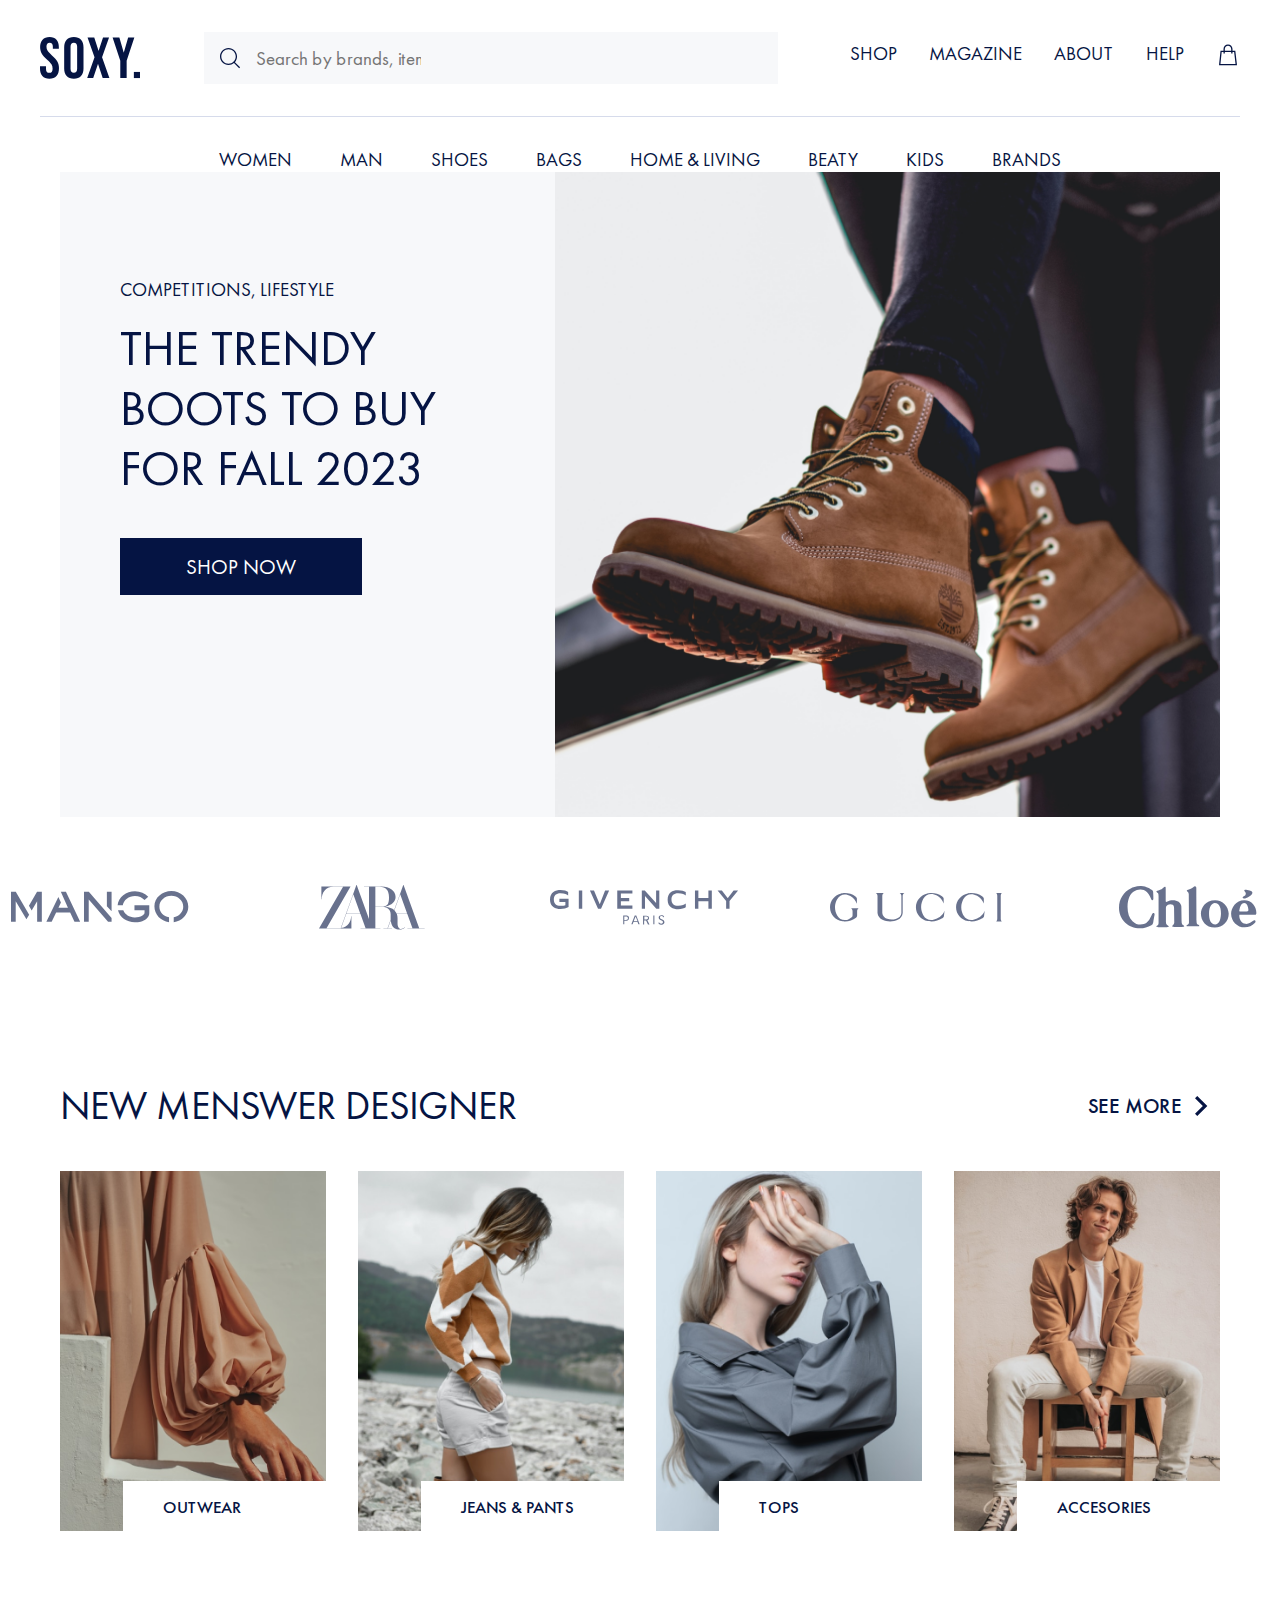
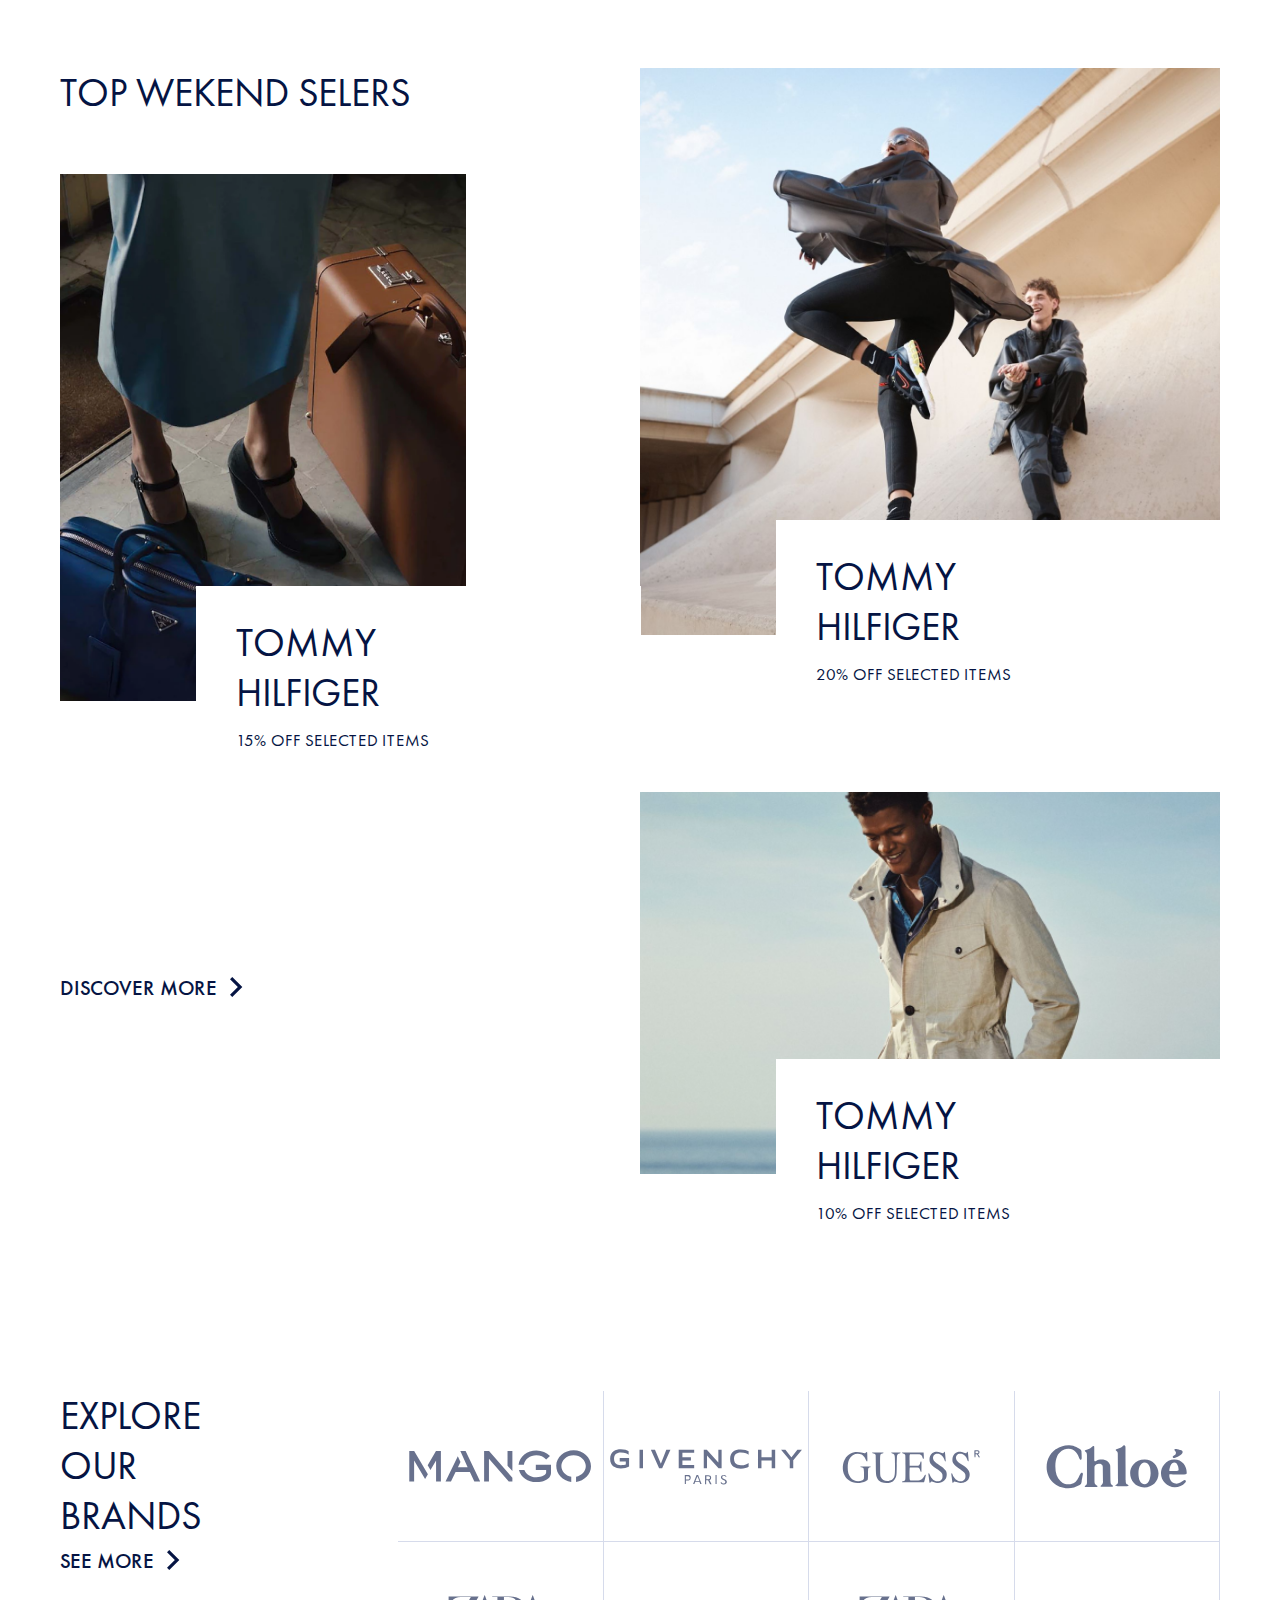
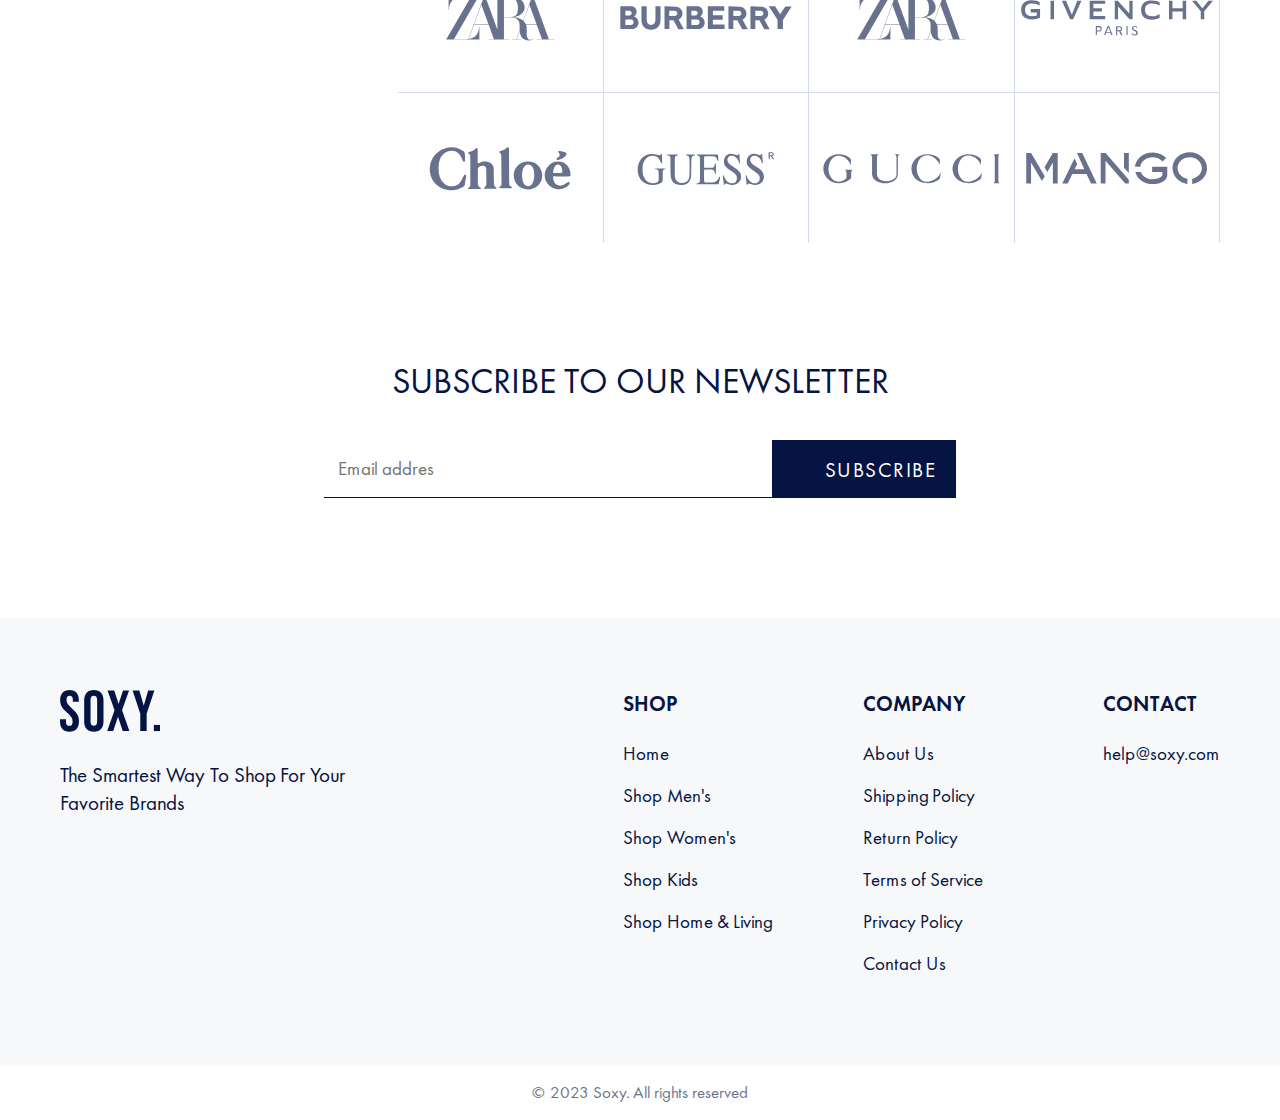
<file: index.html>
<!DOCTYPE html>
<html lang="en">
<head>
	<meta charset="UTF-8">
	<meta name="viewport" content="width=device-width, initial-scale=1.0">
	<title>Document</title>
	<link rel="stylesheet" type="text/css" href="./styles/style.css">
	<link rel="stylesheet" type="text/css" href="./styles/menu.css">
	<link rel="stylesheet" type="text/css" href="./styles/fonts.css">
	<link rel="stylesheet" href="styles/general.css">
	<link rel="stylesheet" href="styles/footer.css">
</head>
<body>
	<menu-component></menu-component>
	<section class="first-seciton">
		<div class="first-section-wrapper">
			<div class="right-side">
				<img src="./assets/img/first-section-right.png" alt="first section image">
			</div>
			<div class="left-side">
				<p class="competitions">COMPETITIONS, LIFESTYLE</p>
				<p class="trendy-boots">THE TRENDY BOOTS TO BUY FOR FALL 2023</p>
				<button class="shop-now">SHOP NOW</button>
			</div>
		</div>
	</section>
	<div class="slider-wrapper">
		<div class="slider" id="slider">
			<img src="./assets/pictures/mango.svg" alt="slider image">
			<img src="./assets/pictures/zara.svg" alt="slider image">
			<img src="./assets/pictures/givenchy.svg" alt="slider image">
			<img src="./assets/pictures/gucci.svg" alt="slider image">
			<img src="./assets/pictures/chloe.svg" alt="slider image">
			<img src="./assets/pictures/guess.svg" alt="slider image">
			<img src="./assets/pictures/burberry.svg" alt="slider image">
			<img src="./assets/pictures/mango.svg" alt="slider image">
			<img src="./assets/pictures/zara.svg" alt="slider image">
			<img src="./assets/pictures/givenchy.svg" alt="slider image">
			<img src="./assets/pictures/gucci.svg" alt="slider image">
			<img src="./assets/pictures/chloe.svg" alt="slider image">
			<img src="./assets/pictures/guess.svg" alt="slider image">
			<img src="./assets/pictures/burberry.svg" alt="slider image">
			<img src="./assets/pictures/mango.svg" alt="slider image">
			<img src="./assets/pictures/zara.svg" alt="slider image">
			<img src="./assets/pictures/givenchy.svg" alt="slider image">
			<img src="./assets/pictures/gucci.svg" alt="slider image">
			<img src="./assets/pictures/chloe.svg" alt="slider image">
			<img src="./assets/pictures/guess.svg" alt="slider image">
			<img src="./assets/pictures/burberry.svg" alt="slider image">
		</div>
	</div>

	<section class="second-section">
		<div class="section-title">
			<p class="title large-text">New Menswer Designer<p>
			<div class="see-more desktop">
				<p>See more</p>
				<button></button>
			</div>
		</div>
		<div class="section-content">
			<div class="item">
				<img src="./assets/img/outwear.png" alt="outwear">
				<div class="text-wrapper">
					<span>outwear</span>
				</div>
			</div>
			<div class="item">
				<img src="./assets/img/jeans-pants.png" alt="jeans & pants">
				<div class="text-wrapper">
					<span>jeans & pants</span>
				</div>
			</div>
			<div class="item">
				<img src="./assets/img/tops.png" alt="tops">
				<div class="text-wrapper">
					<span>tops</span>
				</div>
			</div>
			<div class="item">
				<img src="./assets/img/accesories.png" alt="accesories">
				<div class="text-wrapper">
					<span>accesories</span>
				</div>
			</div>
		</div>
		<div class="see-more see-more-mobile mobile">
			<p>See more</p>
			<button></button>
		</div>
	</section>

	<section class="third-section">
		<div class="third-section-content">
			<div class="left-side">
				<div class="top-wekend large-text">top wekend selers</div>
				<img src="./assets/img/tommy-hilfiger.png">
				<div class="text-wrapper brand-wrapper">
					<p class="brand-name large-text">Tommy Hilfiger</p>
					<p class="brand-off">15% off selected items</span>
				</div>
				<div class="see-more brand-see-more desktop">
					<p>Discover More</p>
					<button></button>
				</div>
			</div>
			<div class="right-side">
				<div>
					<img src="./assets/img/nike.png">
					<div class="text-wrapper brand-wrapper">
						<p class="brand-name large-text">Tommy Hilfiger</p>
						<p class="brand-off">20% off selected items</span>
					</div>
				</div>
				<div>
					<img src="./assets/img/coast.png">
					<div class="text-wrapper brand-wrapper">
						<p class="brand-name large-text">Tommy Hilfiger</p>
						<p class="brand-off">10% off selected items</span>
					</div>
				</div>
			</div>
		</div>
		<div class="see-more see-more-mobile brand-see-more mobile">
			<p>Discover More</p>
			<button></button>
		</div>
	</section>

	<section class="fourth-section">
		<div>
			<div class="explore-brands large-text">Explore our brands</div>
			<div class="see-more desktop">
				<p>See more</p>
				<button></button>
			</div>
		</div>
		<div>
			<div class="brands-row border-bottom">
				<div class="brand-item">
					<img src="./assets/pictures/mango.svg" alt="slider image">
				</div>
				<div class="brand-item">
					<img src="./assets/pictures/givenchy.svg" alt="slider image">
				</div>
				<div class="brand-item">
					<img src="./assets/pictures/guess.svg" alt="slider image">
				</div>
				<div class="brand-item desktop">
					<img src="./assets/pictures/chloe.svg" alt="slider image">
				</div>
			</div>
			<div class="brands-row border-bottom">
				<div class="brand-item">
					<img src="./assets/pictures/zara.svg" alt="slider image">
				</div>
				<div class="brand-item">
					<img src="./assets/pictures/burberry.svg" alt="slider image">
				</div>
				<div class="brand-item">
					<img src="./assets/pictures/zara.svg" alt="slider image">
				</div>
				<div class="brand-item desktop">
					<img src="./assets/pictures/givenchy.svg" alt="slider image">
				</div>
			</div>
			<div class="brands-row">
				<div class="brand-item">
					<img src="./assets/pictures/chloe.svg" alt="slider image">
				</div>
				<div class="brand-item">
					<img src="./assets/pictures/guess.svg" alt="slider image">
				</div>
				<div class="brand-item">
					<img src="./assets/pictures/gucci.svg" alt="slider image">
				</div>
				<div class="brand-item desktop">
					<img src="./assets/pictures/mango.svg" alt="slider image">
				</div>
			</div>
		</div>
		<div class="see-more see-more-mobile mobile">
			<p>See more</p>
			<button></button>
		</div>
	</section>

	<section class="inspect">
		<div>
			<p class="inspect-title">Subscribe to our newsletter</p>
			<div class="email-input">
				<input type="email" placeholder="Email addres">
				<button>Subscribe</button>
			</div>
		</div>
	</section>

	<footer-component></footer-component>

	<script type="text/javascript" src="./scripts/footer-component.js"></script>
	<script type="text/javascript" src="./scripts/menu-component.js"></script>
</body>
</html>
</file>
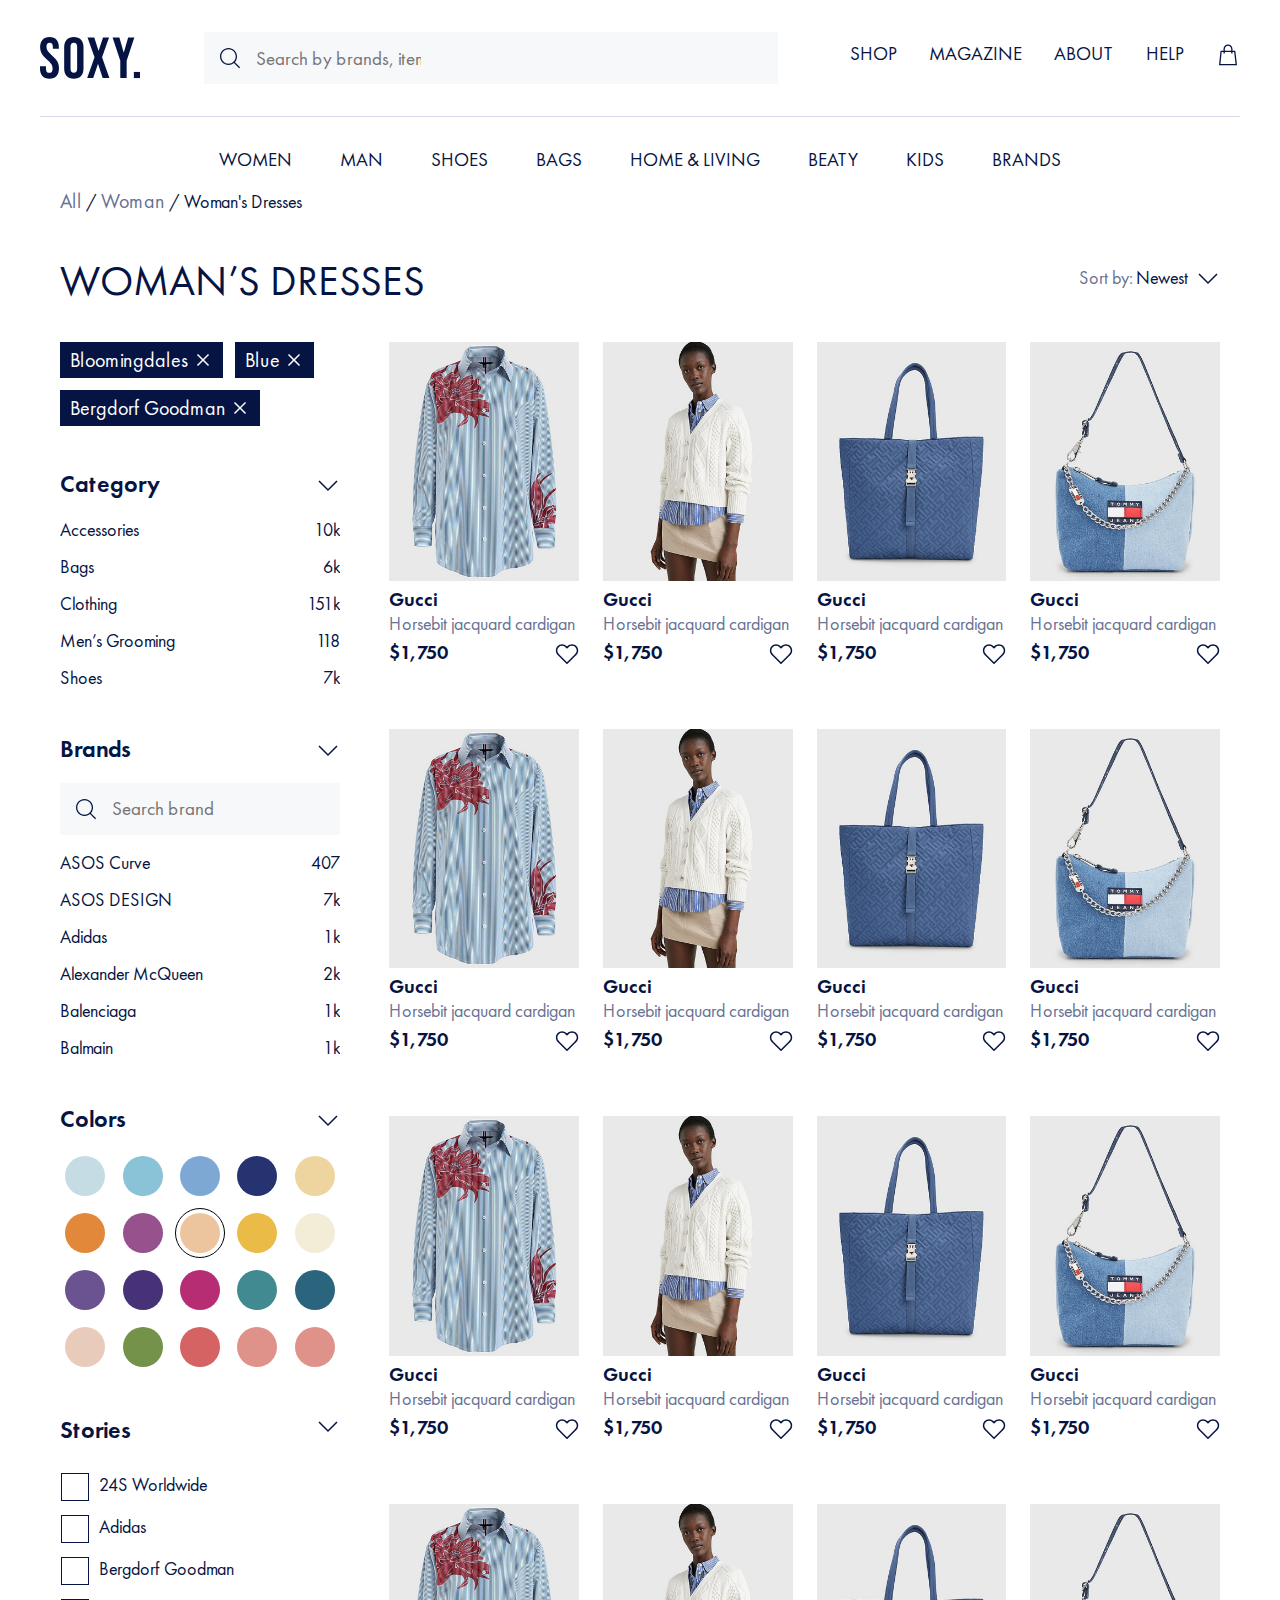
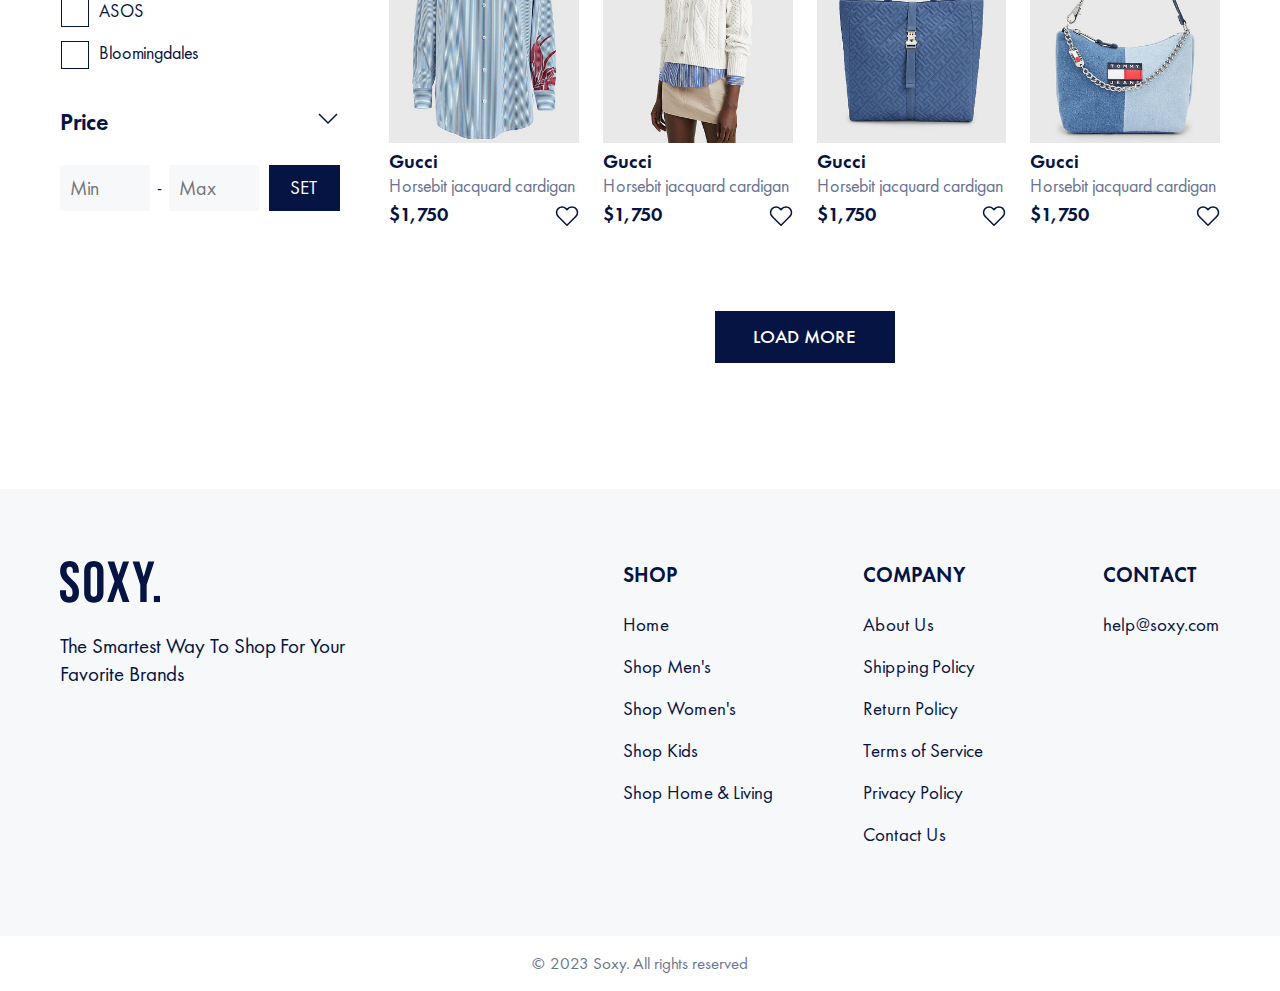
<file: category.html>
<!DOCTYPE html>
<html lang="en">
<head>
    <meta charset="UTF-8">
    <title>Title</title>
    <meta name="viewport" content="width=device-width, initial-scale=1.0">
    <link rel="stylesheet" href="./styles/category.css">
    <link rel="stylesheet" href="styles/fonts.css">
    <link rel="stylesheet" href="styles/menu.css">
    <link rel="stylesheet" href="styles/footer.css">
    <link rel="stylesheet" href="styles/general.css">
    <script src="scripts/script.js"></script>
</head>
<body>
    <menu-component></menu-component>
    <section>
        <div class="current-page desktop">
            <button type="button" class="show_more">All</button>
            <span>/</span>
            <button type="button" class="show_more">Woman</button>
            <span>/</span>
            <button type="button" class="show_more1">Woman's Dresses</button>
        </div>
    </section>
    <section>
        <div class="main">
            <div class="mainname">
                <p>Woman’s Dresses</p>
            </div>
            <div class="mainname2 desktop">
                <p><span>Sort by:</span> Newest</p>
                <div>
                    <img class="arrow" src="./assets/pictures/arrow02.svg">
                </div>
            </div>
        </div>
    </section>
    <section>
        <div class="content">
            <div class="filter">
                <div class="desktop">
                    <div class="selected-filters-wrapper">
                        <div class="selected-filter">
                            <span>Bloomingdales</span>
                            <button></button>
                        </div>
                        <div class="selected-filter">
                            <span>Blue</span>
                            <button></button>
                        </div>
                        <div class="selected-filter">
                            <span>Bergdorf Goodman</span>
                            <button></button>
                        </div>
                    </div>
                    <div class="filter-item">
                        <div class="category-title">
                            <p>Category</p>
                            <div>
                                <img class="arrow" src="./assets/pictures/arrow02.svg">
                            </div>
                        </div>
                        <div class="category-content">
                            <div class="category-item">
                                <p class="item-name">Accessories</p>
                                <p class="item-value">10k</p>
                            </div>
                            <div class="category-item">
                                <p class="item-name">Bags</p>
                                <p class="item-value">6k</p>
                            </div>
                            <div class="category-item">
                                <p class="item-name">Clothing</p>
                                <p class="item-value">151k</p>
                            </div>
                            <div class="category-item">
                                <p class="item-name">Men’s Grooming</p>
                                <p class="item-value">118</p>
                            </div>
                            <div class="category-item">
                                <p class="item-name">Shoes</p>
                                <p class="item-value">7k</p>
                            </div>
                        </div>
                    </div>
                    <div class="filter-item">
                        <div class="brands-filter">
                            <p>Brands</p>
                            <div>
                                <img class="arrow" src="./assets/pictures/arrow02.svg">
                            </div>
                        </div>
                        <div>
                            <div class="search-wrapper">
                                <img src="./assets/pictures/search.svg" alt="logo image" class="search-img">
                                <input type="text" class="search-input" placeholder="Search brand" />
                            </div>
                            <div class="brands-items">
                                <div class="category-item">
                                    <p class="item-name">ASOS Curve</p>
                                    <p class="item-value">407</p>
                                </div>
                                <div class="category-item">
                                    <p class="item-name">ASOS DESIGN</p>
                                    <p class="item-value">7k</p>
                                </div>
                                <div class="category-item">
                                    <p class="item-name">Adidas</p>
                                    <p class="item-value">1k</p>
                                </div>
                                <div class="category-item">
                                    <p class="item-name">Alexander McQueen</p>
                                    <p class="item-value">2k</p>
                                </div>
                                <div class="category-item">
                                    <p class="item-name">Balenciaga</p>
                                    <p class="item-value">1k</p>
                                </div>
                                <div class="category-item">
                                    <p class="item-name">Balmain</p>
                                    <p class="item-value">1k</p>
                                </div>
                            </div>
                        </div>
                    </div>
                    <div class="filter-item">
                        <div class="colors-title">
                            <p>Colors</p>
                            <div>
                                <img class="arrow" src="./assets/pictures/arrow02.svg">
                            </div>
                        </div>
                        <div class="product-colors" id="product-colors"></div>
                    </div>
                    <div class="filter-item">
                        <div class="stories-title">
                            <p>Stories</p>
                            <div>
                                <img class="arrow" src="./assets/pictures/arrow02.svg">
                            </div>
                        </div>
                        <div class="stories-list">
                            <div class="filter-checkbox-wrapper">
                                <label class="filter-label"> 24S Worldwide
                                    <input class="filter-checkbox" type="checkbox">
                                    <span class="filter-custom-checkbox"></span>
                                </label>
                            </div>
                            <div class="filter-checkbox-wrapper">
                                <label class="filter-label"> Adidas
                                    <input class="filter-checkbox" type="checkbox">
                                    <span class="filter-custom-checkbox"></span>
                                </label>
                            </div>
                            <div class="filter-checkbox-wrapper">
                                <label class="filter-label"> Bergdorf Goodman
                                    <input class="filter-checkbox" type="checkbox">
                                    <span class="filter-custom-checkbox"></span>
                                </label>
                            </div>
                            <div class="filter-checkbox-wrapper">
                                <label class="filter-label"> ASOS
                                    <input class="filter-checkbox" type="checkbox">
                                    <span class="filter-custom-checkbox"></span>
                                </label>
                            </div>
                            <div class="filter-checkbox-wrapper">
                                <label class="filter-label"> Bloomingdales
                                    <input class="filter-checkbox" type="checkbox">
                                    <span class="filter-custom-checkbox"></span>
                                </label>
                            </div>
                        </div>
                    </div>
                    <div class="filter-item">
                        <div class="prices-title">
                            <p>Price</p>
                            <div>
                                <img class="arrow" src="./assets/pictures/arrow02.svg">
                            </div>
                        </div>
                        <div class="price">
                            <input type="text" placeholder="Min">
                            <span> - </span>
                            <input type="text" placeholder="Max">
                            <button class="default-colored-button">set</button>
                        </div>
                    </div>
                </div>
                <div class="mobile">
                    <div class="mobile-filter-wrapper">
                        <button class="mobile-filter">Filter</button>
                        <button class="mobile-sort-by">
                            <span>Sort by</span>
                            <img class="arrow" src="./assets/pictures/arrow02.svg">
                        </button>
                    </div>
                </div>
            </div>
            <div>
                <div class="products-row">
                    <div class="shop-item">
                        <img src="./assets/img/cl1.png" alt="shop-item">
                        <p>Gucci</p>
                        <p>Horsebit jacquard cardigan</p>
                        <div class="money-favourite">
                            <p>$1,750</p>
                            <img src="./assets/pictures/heart.svg" alt="heart" class="heart">
                        </div>
                    </div>
                    <div class="shop-item">
                        <img src="./assets/img/cl2.png" alt="shop-item">
                        <p>Gucci</p>
                        <p>Horsebit jacquard cardigan</p>
                        <div class="money-favourite">
                            <p>$1,750</p>
                            <img src="./assets/pictures/heart.svg" alt="heart" class="heart">
                        </div>
                    </div>
                    <div class="shop-item">
                        <img src="./assets/img/cl3.png" alt="shop-item">
                        <p>Gucci</p>
                        <p>Horsebit jacquard cardigan</p>
                        <div class="money-favourite">
                            <p>$1,750</p>
                            <img src="./assets/pictures/heart.svg" alt="heart" class="heart">
                        </div>
                    </div>
                    <div class="shop-item">
                        <img src="./assets/img/cl4.png" alt="shop-item">
                        <p>Gucci</p>
                        <p>Horsebit jacquard cardigan</p>
                        <div class="money-favourite">
                            <p>$1,750</p>
                            <img src="./assets/pictures/heart.svg" alt="heart" class="heart">
                        </div>
                    </div>
                </div>
                <div class="products-row">
                    <div class="shop-item">
                        <img src="./assets/img/cl1.png" alt="shop-item">
                        <p>Gucci</p>
                        <p>Horsebit jacquard cardigan</p>
                        <div class="money-favourite">
                            <p>$1,750</p>
                            <img src="./assets/pictures/heart.svg" alt="heart" class="heart">
                        </div>

                    </div>
                    <div class="shop-item">
                        <img src="./assets/img/cl2.png" alt="shop-item">
                        <p>Gucci</p>
                        <p>Horsebit jacquard cardigan</p>
                        <div class="money-favourite">
                            <p>$1,750</p>
                            <img src="./assets/pictures/heart.svg" alt="heart" class="heart">
                        </div>
                    </div>
                    <div class="shop-item">
                        <img src="./assets/img/cl3.png" alt="shop-item">
                        <p>Gucci</p>
                        <p>Horsebit jacquard cardigan</p>
                        <div class="money-favourite">
                            <p>$1,750</p>
                            <img src="./assets/pictures/heart.svg" alt="heart" class="heart">
                        </div>
                    </div>
                    <div class="shop-item">
                        <img src="./assets/img/cl4.png" alt="shop-item">
                        <p>Gucci</p>
                        <p>Horsebit jacquard cardigan</p>
                        <div class="money-favourite">
                            <p>$1,750</p>
                            <img src="./assets/pictures/heart.svg" alt="heart" class="heart">
                        </div>
                    </div>
                </div>
                <div class="products-row">
                    <div class="shop-item">
                        <img src="./assets/img/cl1.png" alt="shop-item">
                        <p>Gucci</p>
                        <p>Horsebit jacquard cardigan</p>
                        <div class="money-favourite">
                            <p>$1,750</p>
                            <img src="./assets/pictures/heart.svg" alt="heart" class="heart">
                        </div>
                    </div>
                    <div class="shop-item">
                        <img src="./assets/img/cl2.png" alt="shop-item">
                        <p>Gucci</p>
                        <p>Horsebit jacquard cardigan</p>
                        <div class="money-favourite">
                            <p>$1,750</p>
                            <img src="./assets/pictures/heart.svg" alt="heart" class="heart">
                        </div>
                    </div>
                    <div class="shop-item">
                        <img src="./assets/img/cl3.png" alt="shop-item">
                        <p>Gucci</p>
                        <p>Horsebit jacquard cardigan</p>
                        <div class="money-favourite">
                            <p>$1,750</p>
                            <img src="./assets/pictures/heart.svg" alt="heart" class="heart">
                        </div>
                    </div>
                    <div class="shop-item">
                        <img src="./assets/img/cl4.png" alt="shop-item">
                        <p>Gucci</p>
                        <p>Horsebit jacquard cardigan</p>
                        <div class="money-favourite">
                            <p>$1,750</p>
                            <img src="./assets/pictures/heart.svg" alt="heart" class="heart">
                        </div>
                    </div>
                </div>
                <div class="products-row">
                    <div class="shop-item">
                        <img src="./assets/img/cl1.png" alt="shop-item">
                        <p>Gucci</p>
                        <p>Horsebit jacquard cardigan</p>
                        <div class="money-favourite">
                            <p>$1,750</p>
                            <img src="./assets/pictures/heart.svg" alt="heart" class="heart">
                        </div>

                    </div>

                    <div class="shop-item">
                        <img src="./assets/img/cl2.png" alt="shop-item">
                        <p>Gucci</p>
                        <p>Horsebit jacquard cardigan</p>
                        <div class="money-favourite">
                            <p>$1,750</p>
                            <img src="./assets/pictures/heart.svg" alt="heart" class="heart">
                        </div>
                    </div>
                    <div class="shop-item">
                        <img src="./assets/img/cl3.png" alt="shop-item">
                        <p>Gucci</p>
                        <p>Horsebit jacquard cardigan</p>
                        <div class="money-favourite">
                            <p>$1,750</p>
                            <img src="./assets/pictures/heart.svg" alt="heart" class="heart">
                        </div>
                    </div>
                    <div class="shop-item">
                        <img src="./assets/img/cl4.png" alt="shop-item">
                        <p>Gucci</p>
                        <p>Horsebit jacquard cardigan</p>
                        <div class="money-favourite">
                            <p>$1,750</p>
                            <img src="./assets/pictures/heart.svg" alt="heart" class="heart">
                        </div>
                    </div>
                </div>
                <div class="buttwrap">
                    <button class="default-colored-button load-more">
                        <p>load more</p>
                    </button>
                </div>
            </div>

        </div>

    </section>

    <section>

    </section>
    <footer-component></footer-component>

</body>
<script type="text/javascript" src="scripts/menu-component.js"></script>
<script type="text/javascript" src="scripts/footer-component.js"></script>
<script type="text/javascript" src="scripts/generate-colors.js"></script>
<script type="text/javascript" src="scripts/filter.js"></script>
</html>
</file>
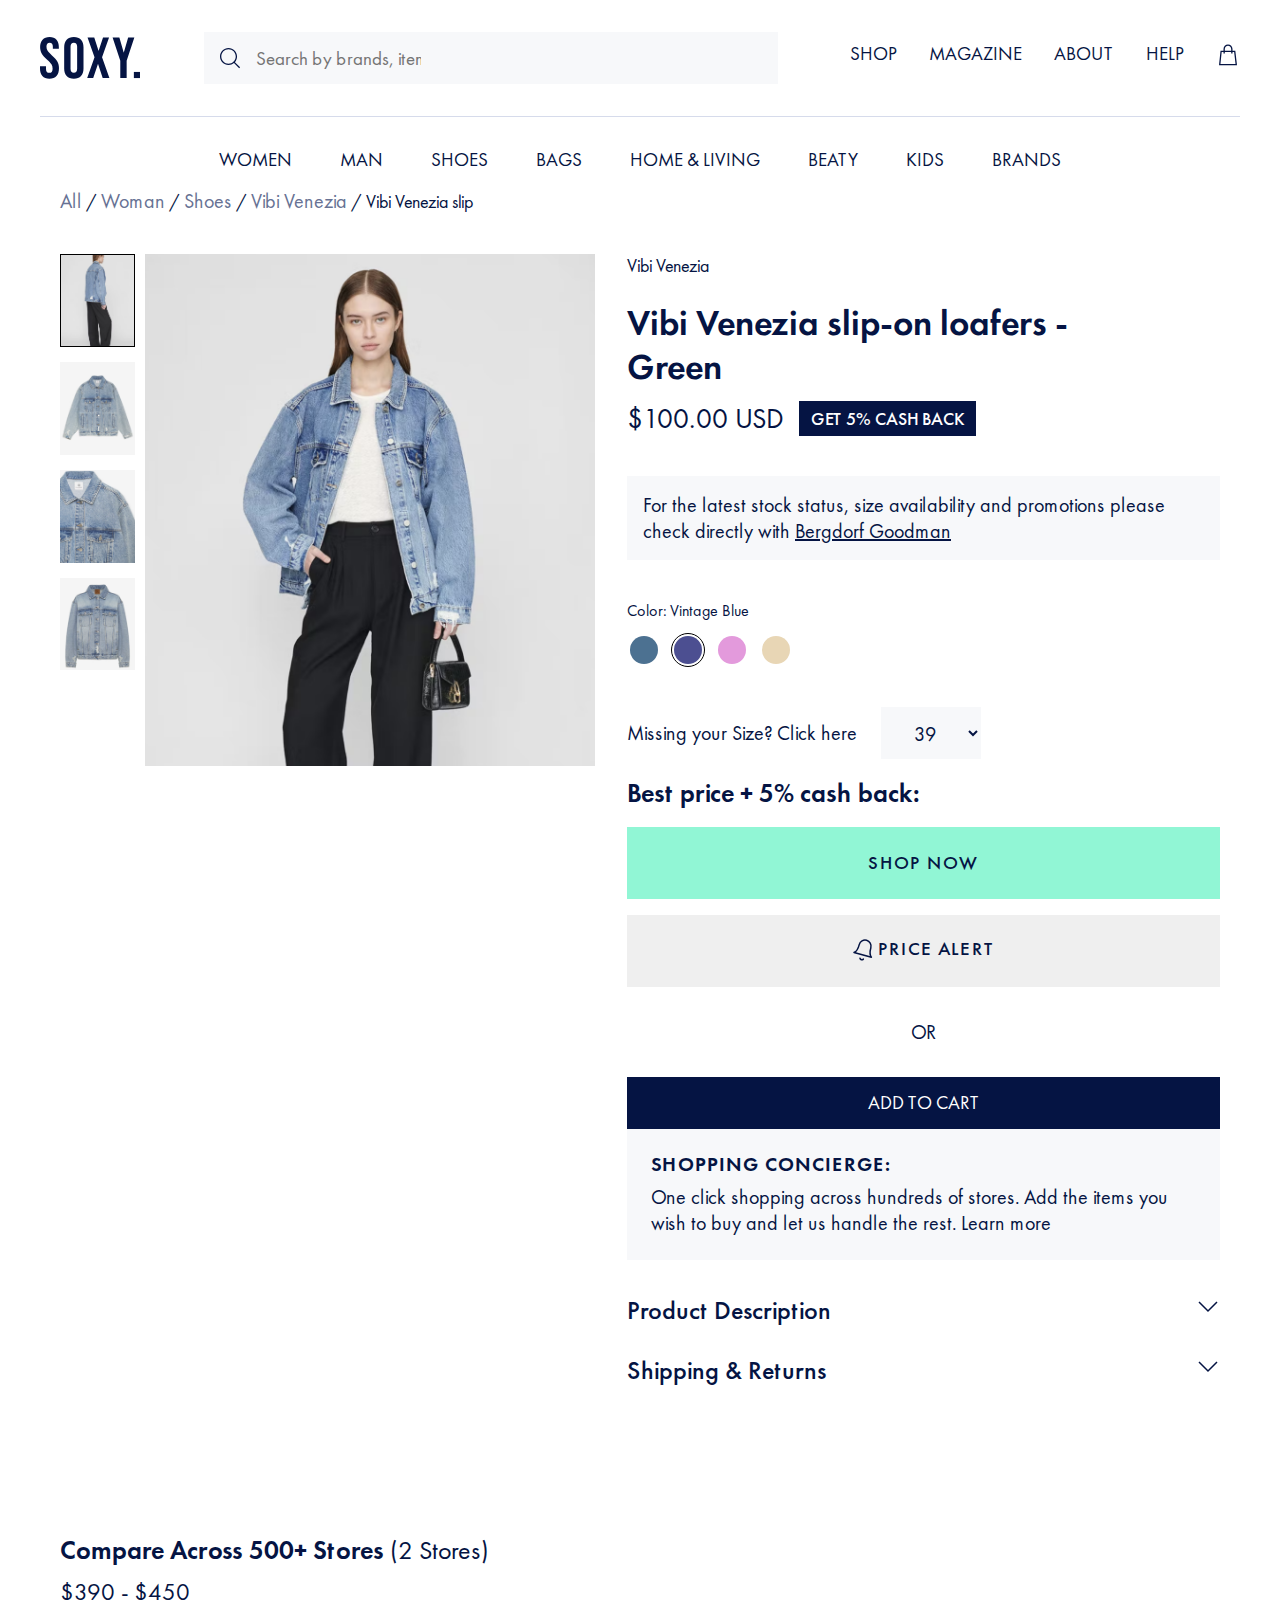
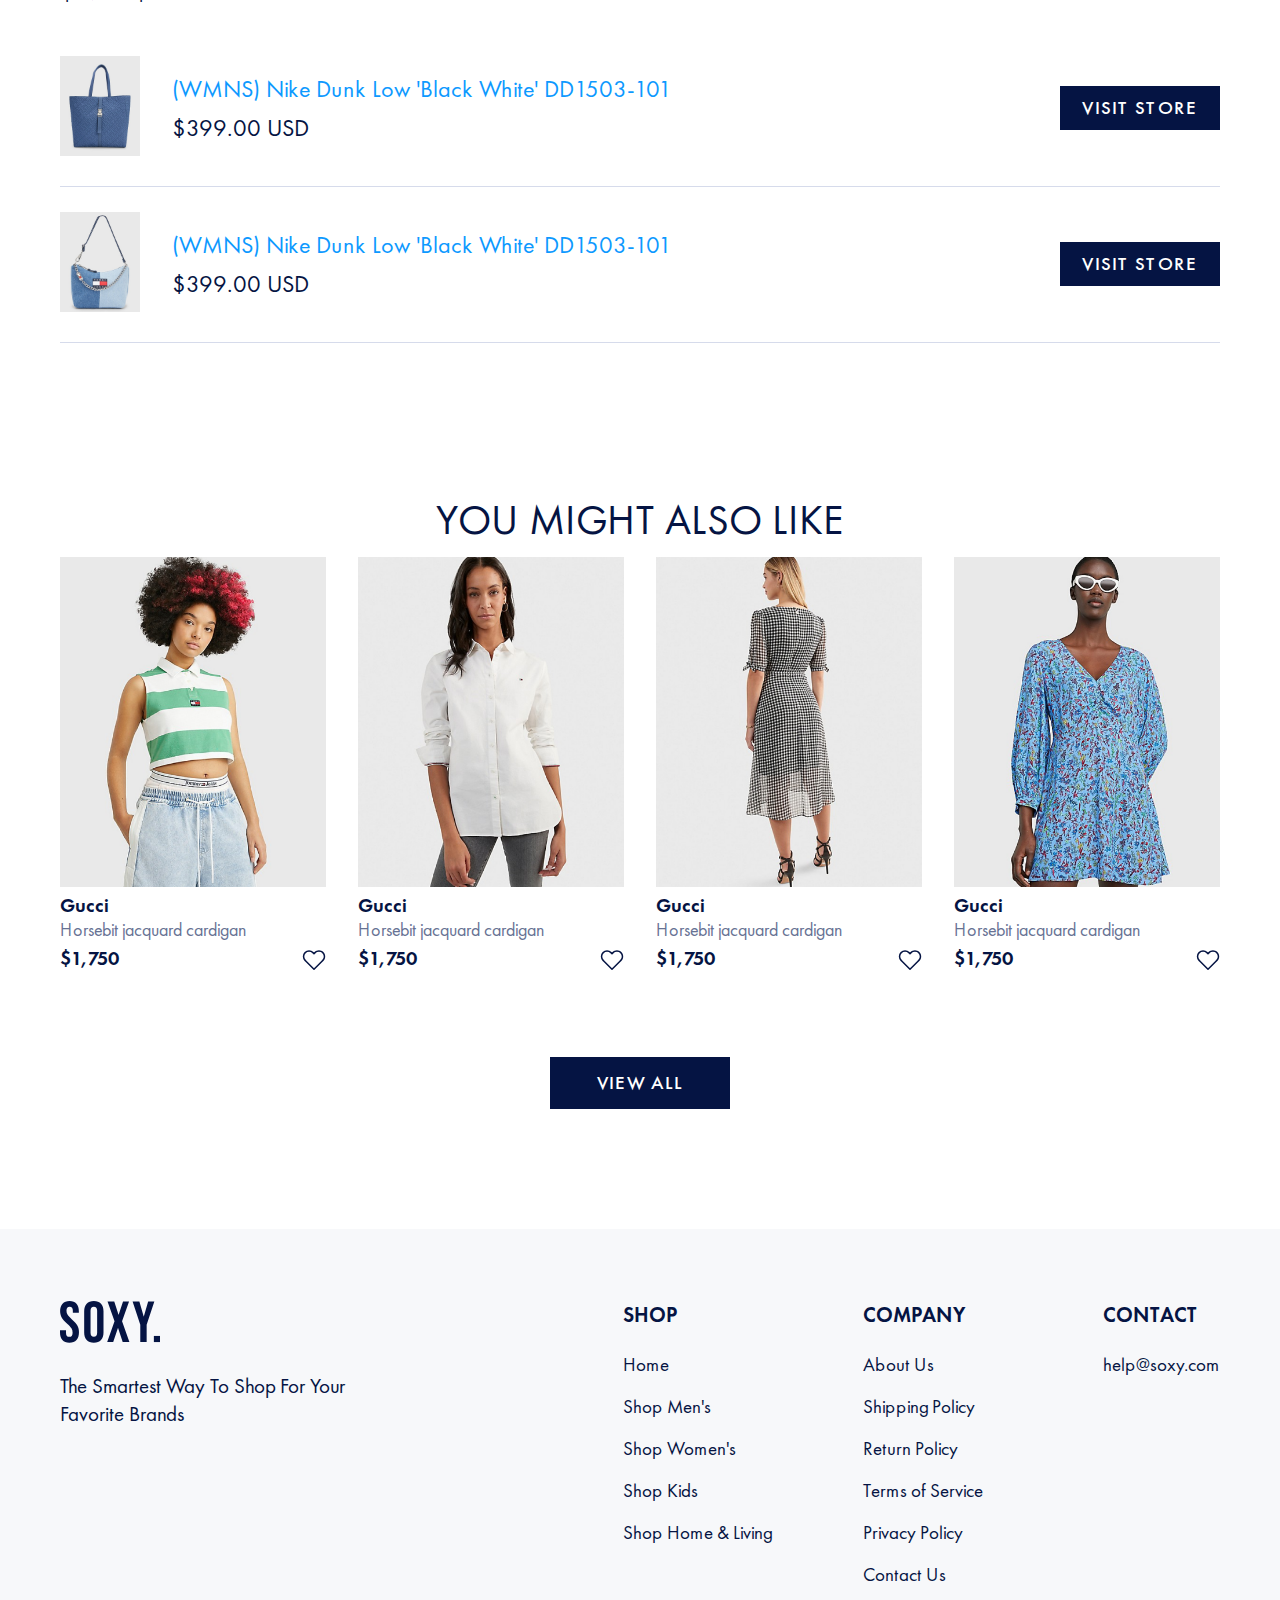
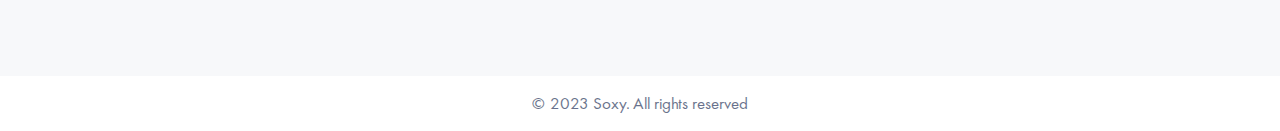
<file: product.html>
<!DOCTYPE html>
<html lang="en">
<head>
    <meta name="viewport" content="width=device-width, initial-scale=1.0">
    <title>Title</title>
    <link rel="stylesheet" href="styles/general.css">
    <link rel="stylesheet" href="./styles/product.css">
    <link rel="stylesheet" href="styles/fonts.css">
    <link rel="stylesheet" href="styles/menu.css">
    <link rel="stylesheet" href="styles/footer.css">
</head>
<body>
<menu-component></menu-component>
<section>
    <div class="current-page desktop">
        <button type="button" class="show_more">All</button>
        <span>/</span>
        <button type="button" class="show_more">Woman</button>
        <span>/</span>
        <button type="button" class="show_more">Shoes</button>
        <span>/</span>
        <button type="button" class="show_more">Vibi Venezia</button>
        <span>/</span>
        <button type="button" class="show_more1">Vibi Venezia slip</button>
    </div>
</section>
<section>
    <div class="content">
        <div class="selector-picture-wrapper desktop">
            <img class="img-select" src="./assets/img/1.png">
            <img class="img-select" src="./assets/img/2.png">
            <img class="img-select" src="./assets/img/3.png">
            <img class="img-select" src="./assets/img/4.png">
        </div>
        <div class="main-img">
            <img class="img-main desktop" src="./assets/img/main-img.png">
            <div class="mobile mobile-slider">
                <img src="./assets/img/main-img.png">
                <img src="./assets/img/1.png">
                <img src="./assets/img/2.png">
                <img src="./assets/img/3.png">
                <img src="./assets/img/4.png">
            </div>
        </div>
        <div class="description">
            <p class="short-name">Vibi Venezia</p>
            <p class="full-name">Vibi Venezia slip-on loafers - Green</p>
            <div class="cost-and-discount">
                <p class="cost">$100.00 USD</p>
                <button class="discount default-colored-button"> Get 5% Cash Back</button>
            </div>
            <div class="product-description">
                <p>For the latest stock status, size availability and promotions please check directly with <span>Bergdorf Goodman</span></p>
            </div>
            <div>
                <p class="current-product-color"><span>Color:</span> Vintage Blue</p>
                <div class="product-colors">
                    <div class="color-type first">
                        <div></div>
                    </div>
                    <div class="color-type second">
                        <div></div>
                    </div>
                    <div class="color-type third">
                        <div></div>
                    </div>
                    <div class="color-type fourth">
                        <div></div>
                    </div>
                </div>
            </div>

            <div class="chose-size">
                    <p>Missing your Size? Click here</p>
                    <div>
                        <select class="size-select" name="size" id="size">
                            <option value="39">39</option>
                        </select>
                    </div>
                </div>
                <div class="discount-text">
                    <p>Best price + 5% cash back: </p>
                </div>
                   <div>
                    <button class="shop-now">
                            <p class="uppercase action">shop now</p>
                        </button>
                   </div>
                    <div>
                        <button class="price-alert">
                            <div class="price-alert-inner-wrapper">
                                <div>
                                    <img src="./assets/pictures/bell 1.svg">
                                </div>
                                <p class="uppercase action">price alert</p>
                            </div>
                        </button>
                    </div>
                    <div class="or-block">
                        <p>OR</p>
                    </div>
                    <div>
                        <button class="default-colored-button add-to-cart">add to cart</button>
                        <div class="shopping-concierge">
                            <h3>SHOPPING CONCIERGE:</h3>
                            <p>One click shopping across hundreds of stores. Add the items you wish to buy and let us handle the rest. Learn more</p>
                        </div>
                    </div>
                <div class="product-description-hide">
                    <div class="product-description-hide-inner-wrapper">
                    <p>Product Description</p>
                    <div>
                        <img src="./assets/pictures/arrow02.svg">
                    </div>
                    </div>
                </div>
                <div class="shopping-and-returns">
                    <div>
                        <p>Shipping & Returns</p>
                        <div>
                            <img src="./assets/pictures/arrow02.svg">
                        </div>
                    </div>
                </div>
            </div>
        </div>
    </section>
    <section>
        <div class="across-title">
            <p class="across-header"><span>Compare Across 500+ Stores&nbsp;</span>(2 Stores)</p>
            <p class="across-diapason">$390 - $450</p>
        </div>
        <div class="compare-across-variant">
            <div class="across-variant-container">
                <div>
                    <img class="across-variant-img" src="./assets/img/bagg1.png">
                </div>
                <div class="across-variant-description">
                    <p class="across-variant-description-text">(WMNS) Nike Dunk Low 'Black White' DD1503-101</p>
                    <p class="across-variant-description-price">$399.00 USD</p>
                </div>
            </div>
            <div class="across-variant-button-wrapper">
                <button class="visit-store">
                    <p class="uppercase action white-color">visit store</p>
                </button>
            </div>

        </div>
        <div class="compare-across-variant">
            <div class="across-variant-container">
                <div class="across-variant-container">
                    <div>
                        <img class="across-variant-img" src="./assets/img/bagg2.png">
                    </div>
                    <div class="across-variant-description">
                        <p class="across-variant-description-text">(WMNS) Nike Dunk Low 'Black White' DD1503-101</p>
                        <p class="across-variant-description-price">$399.00 USD</p>
                    </div>
                </div>
            </div>
            <div class="across-variant-button-wrapper">
                <button class="visit-store">
                    <p class="uppercase action white-color">VISIT STORE</p>
                </button>
            </div>

        </div>
    </section>

    <section>
        <div class="also-like">
            <p>you might also like</p>
        </div>
        <div class="shop-items-wrapper">
            <div class="shop-item">
                <img src="./assets/img/girl1.png" alt="shop-item">
                <p>Gucci</p>
                <p>Horsebit jacquard cardigan</p>
                <div class="money-favourite">
                    <p>$1,750</p>
                    <img src="./assets/pictures/heart.svg" alt="heart" class="heart">
                </div>

            </div>
            <div class="shop-item">
                <img src="./assets/img/girl2.png" alt="shop-item">
                <p>Gucci</p>
                <p>Horsebit jacquard cardigan</p>
                <div class="money-favourite">
                    <p>$1,750</p>
                    <img src="./assets/pictures/heart.svg" alt="heart" class="heart">
                </div>
            </div>
            <div class="shop-item">
                <img src="./assets/img/girl3.png" alt="shop-item">
                <p>Gucci</p>
                <p>Horsebit jacquard cardigan</p>
                <div class="money-favourite">
                    <p>$1,750</p>
                    <img src="./assets/pictures/heart.svg" alt="heart" class="heart">
                </div>
            </div>
            <div class="shop-item">
                <img src="./assets/img/girl4.png" alt="shop-item">
                <p>Gucci</p>
                <p>Horsebit jacquard cardigan</p>
                <div class="money-favourite">
                    <p>$1,750</p>
                    <img src="./assets/pictures/heart.svg" alt="heart" class="heart">
                </div>
            </div>
        </div>

        <div class="view-all-wrapper">
            <button class="default-colored-button view-all-btn">view all</button>
        </div>
    </section>
    <footer-component></footer-component>
</body>
<script src="scripts/script.js"></script>
<script src="scripts/menu-component.js"></script>
<script src="scripts/footer-component.js"></script>


</html>
</file>
<file: styles/style.css>
section {
	padding: 0 60px;
}

.first-section-wrapper {
	width: 100%;
	display: grid;
	grid-template-columns: 1fr auto;
}

.first-section-wrapper .left-side {
	background: var(--light-gray);
	padding: 106px 64px 108px 60px;
	grid-column: 1;
	grid-row: 1;
}

.first-section-wrapper .right-side {
	grid-column: 2;
	grid-row: 1;
}

.competitions {
	font-size: 19px;
	line-height: 24.5px;
	color: var(--dark-blue);
	margin-bottom: 16px;
}

.trendy-boots {
	font-size: 80px;
	line-height: 96.16px;
	color: var(--dark-blue);
	margin-bottom: 40px;
}

.shop-now {
	background: var(--dark-blue);
	border: none;
	color: white;
	padding: 15px 66px;
	font-size: 21px;
	line-height: 27px;
}

.slider-item img {
	height: 60px;
}

.slider {
	display: flex;
	flex-direction: row;
	padding: 60px 0;
	gap: 72px;
	position: relative;
 	-ms-overflow-style: none;
  	scrollbar-width: none;
  	animation: slide 10s linear infinite;
}

.slider-wrapper {
	overflow-y: hidden;
	width: 100%;
}

.slider {
  position: relative;
}

.slider::-webkit-scrollbar {
  display: none;
}

.slider::before {
  content: "";
  position: fixed;
  left: 0;
  top: 0;
  width: 800%;
  height: 100%;
  z-index: 9999;
  pointer-events: none;
  opacity: 0.6;
}

.slider img {
	opacity: 0.6;
}

.slider::-webkit-scrollbar {
	display: none;
	width: 0;
	height: 0;
	background: transparent;
}
.slider-wrapper::-webkit-scrollbar {
	display: none;
	width: 0;
	height: 0;
	background: transparent;
}


.section-title .title {
	text-transform: uppercase;
}

.section-title {
	height: 130px;
	display: flex;
	justify-content: space-between;
	align-items: center;
}

.see-more {
	text-transform: uppercase;
	font-size: 21px;
	line-height: 27px;
	font-weight: 450;
	display: flex;
	align-items: center;
}

.second-section {
	margin-top: 44px;
	margin-bottom: 80px;
}

.see-more button {
	height: 38px;
	width: 38px;
	background: url(../assets/pictures/see-more-arrow.svg);
	border: none;
	font-size: 21px;
	font-weight: 450;
}

.second-section .section-content {
	display: grid;
	grid-template-columns: repeat(4, 1fr);
	width: 100%;
	gap: 32px;
}

.text-wrapper {
	background: white;
	font-weight: 450;
	font-size: 21px;
	line-height: 25px;
	text-transform: uppercase;
	height: 52px;
	position: relative;
	top: -55px;
	width: calc(76.5% - 69px);
	left: 23.5%;
	display: flex;
	align-items: center;
	padding-left: 70px;
}
.item img {
	width: 100%;
}

.top-wekend {
	text-transform: uppercase;
	margin-bottom: 56px;
}

.third-section-content {
	display: grid;
	grid-template-columns: 1fr 1fr;
}

.third-section-content .left-side img {
	width: 70%
}

.third-section-content .right-side img {
	width: 100%
}

.brand-name {
	font-weight: 400;
	padding-top: 32pxs;
	width: 170px;
}

.brand-wrapper {
	display: block;
	height: 120px;
	top: -120px;
	padding-top: 32px;
}

.brand-off{
	font-weight: 400;
	margin-top: 12px;
}

.brand-see-more {
	margin-top: 110px;
}

.large-text {
	font-size: 56px;
	line-height: 67px;
}

.fourth-section {
	margin-top: 60px;
	display: grid;
	grid-template-columns: auto 1fr;
	gap: 138px;
}

.explore-brands {
	width: 200px;
	text-transform: uppercase;
}

.brands-row {
	display: grid;
	grid-template-columns: repeat(4, 1fr);
	height: 150px;
}
.brand-item {
	border-right: 1px solid var(--border-light-gray);
	display: flex;
	justify-content: center;
	align-items: center;
}
.brand-item img {
	opacity: 0.6;
	width: 100%
}

.border-bottom {
	border-bottom: 1px solid var(--border-light-gray);
}

.inspect {
	padding: 120px 0;
	display: flex;
	justify-content: center;
}

.email-input {
	display: flex;
}

.email-input input {
	font-size: 19px;
	line-height: 26px;
	border-top: none;
	border-left: none;
	border-right: none;
	border-bottom: 1px solid var(--dark-blue);
	padding: 14px;
	min-width: 420px;
}

.email-input button{
	background-color: var(--dark-blue);
	color: white;
	border: none;
	height: 58px;
	font-size: 21px;
	line-height: 27px;
	width: 184px;
	text-align: right;
	padding-right: 20px;
	letter-spacing: 0.07em;
	text-transform: uppercase;
}

.email-input input:focus {
	outline: none;
}

.inspect-title {
	font-size: 36px;
	line-height: 37px;
	text-transform: uppercase;
	margin-bottom: 40px;
	text-align: center;
}

.first-section-wrapper div img{
	height: 100%
}


.see-more-mobile {
	display: none;
}


@media(max-width: 1430px) {
	.trendy-boots {
		font-size: 70px;
		line-height: 84px;
	}

	.text-wrapper {
		font-size: 17px;
		line-height: 20px;
	}

}

@media(max-width: 1320px) {

	.first-section-wrapper {
		height: 100%;
	}

	.trendy-boots {
		font-size: 50px;
		line-height: 60px;
	}

	.large-text {
		font-size: 40px;
		line-height: 50px;
	}

	.text-wrapper {
		padding-left: 40px;
		width: calc(76.5% - 39px);
	}
}

@media(max-width: 1150px) {
	.first-section-wrapper .right-side {
		height: 500px;
	}

	.first-section-wrapper .left-side {
		height: 380px;
		padding: 60px 40px;
	}

	.brands-row {
		height: 120px;
	}

	.second-section {
		margin-bottom: 100px
	}

}

@media(max-width: 990px) {
	.trendy-boots {
		font-size: 40px;
		line-height: 48px;
	}

	.competitions {
		font-size: 15px;
		line-height: 17px
	}

	.first-section-wrapper .right-side {
		height: 310px;
	}

	.first-section-wrapper .left-side {
		height: 230px;
		padding: 40px 30px;
	}

	.fourth-section {
		margin-top: 0;
	}

	.brands-row {
		height: 90px;
	}

	.second-section {
		margin-top: 20px;
		margin-bottom: 70px
	}

	.inspect-title {
		font-size: 24px;
		line-height: 25px;
	}

	.slider {
		padding: 30px 0;
	}

	.slider img {
		height: 40px;
	}

	.shop-now {
		padding: 10px 40px;
		font-size: 16px;
		line-height: 19px;
	}

	.slider {
		animation: newSlide 10s linear infinite;
	}

	@keyframes newSlide {
	  0% {
	    transform: translate3d(0, 0, 0);
	  }
	  100% {
	    transform: translate3d(-1440px, 0, 0); /* The image width */
	  }
	}

}

@media(max-width: 820px) {

	.mobile {
		display: block;
	}

	section {
		padding: 0 16px;
	}

	.first-section-wrapper {
		display: block;
	}

	.first-section-wrapper .right-side {
		width: 100%;
		height: initial;
	}

	.first-section-wrapper .right-side img {
		width: 100%;
	}

	.first-section-wrapper .left-side {
		background: none;
		padding: 30px 0 0 0;
		height: initial;
	}

	.first-section-wrapper .left-side p {
		text-align: center;
	}
	.shop-now {
		width: calc(100% - 32px);
		margin: 0 16px;
	}

	.trendy-boots {
		margin-bottom: 32px;
		font-size: 44px;
		line-height: 53px;
	}

	.slider img {
		height: 45px;
	}
	
	.slider {
		margin-top: 40px;
		margin-bottom: 60px;
		padding: 12.5px;
		gap: 16px;
	}

	.second-section .section-content {
		grid-template-columns: 1fr 1fr;
		padding: 32px 0 0 0;
	}

	.second-section {
		width: calc(100% - 32px);
		margin-bottom: 0;
	}

	.third-section-content {
		display: block;
	}

	.third-section-content .left-side img {
		width: 100%;
	}

	.fourth-section {
		display: block
	}

	.explore-brands {
		width: 100%;
		margin-bottom: 32px;
	}
	.large-text {
		font-size: 38px;
		line-height: 46px;
	}

	.second-section .section-title {
		display: block;
		height: initial;
	}
	.brands-row {
		grid-template-columns: repeat(3, 1fr);
	}

	.see-more-mobile {
		display: flex;
		justify-content: center;
	}

	.second-section .see-more-mobile{
		margin-top: 0;
		margin-bottom: 80px;
	}

	.top-wekend {
		margin-bottom: 32px;
	}

	.brand-off {
		font-size: 17px;
		line-height: 23px;
		margin-top: 8px;
	}

	.brand-wrapper {
		margin-top: -156px;
		top: 0;
		margin-bottom: 48px;
	}

	.brand-row {
		height: 72px;
	}

	.brand-item img {
		height: 30px
	}

	.fourth-section .see-more-mobile {
		margin-top: 32px;
		margin-bottom: 81px;
	}

	.inspect {
		padding: 0 16px 80px 16px;
	}

	.inspect-title {
		transform: none;
		display: block;
		text-align: center;
	}

	.email-input {
		display: block;
	}

	.email-input input{
		width: calc(100% - 28px);
		min-width: initial;
	}

	.email-input button{
		margin-top: 24px;
		width: 100%;
		padding: 0;
		text-align: center;
	}

	.brand-see-more {
		margin-top: 40px;
		margin-bottom: 80px;
	}

	.text-wrapper {
		padding-left: 25px;
		width: calc(76.5% - 24px);
	}

	.desktop {
		display: none;
	}

	.slider {
		animation: mobileSlide 10s linear infinite;
	}

	@keyframes mobileSlide {
	  0% {
	    transform: translate3d(0, 0, 0);
	  }
	  100% {
	    transform: translate3d(-1160px, 0, 0); /* The image width */
	  }
	}
}

@keyframes slide {
  0% {
    transform: translate3d(0, 0, 0);
  }
  100% {
    transform: translate3d(-1900px, 0, 0); /* The image width */
  }
}
</file>
<file: styles/menu.css>
#menu {
	padding: 32px 40px 0 40px;
}

.first-part {
	display: grid;
	grid-template-columns: auto 1fr auto;
	gap: 64px;
	padding-bottom: 32px;
	align-items: center;
}

.menu-search-wrapper {
	max-width: 560px;
	height: 52px;
	background-color: var(--light-gray);
	border: none;
	display: flex;
	align-items: center;
	gap: 14px;
	padding-left: 14px;
}

.menu-search-input {
	background-color: var(--light-gray);
	border: none;
	height: 24px;
	padding: 0;
	font-size: 19px;
}

.menu-search-input:focus {
	outline: none;
}

.menu-search-image {
	height: 24px;
	width: 24px;
}

.menu-navigation ul{
	list-style: none;
	display: flex;
	flex-direction: row;
	justify-content: center;
	padding-left: 0;
	gap: 32px;
}

.categories-wrapper .menu-navigation ul{
	gap: 48px;
}

.second-part {
	border-top: 1px solid var(--border-light-gray);
	padding-top: 32px;
}

.menu-item {
	color: var(--dark-blue);
}

.first-part, .second-part{
	font-size: 19px;
	line-height: 22.8px;
}

.mobile-menu {
	display: none;
}

.menu-burger, .menu-burger::before, .menu-burger::after {
	height: 0.9px;
	background: var(--dark-blue);
	width: 20px;
}

.menu-burger::before, .menu-burger::after {
	content: '';
	display: block;
	position: relative;
}

.menu-burger::before {
	top: -5px;
}

.menu-burger::after {
	top: 5px;
}

.mobile-menu-wrapper {
	display: grid;
	grid-template-columns: auto 1fr auto;
	align-items: center;
}

.logo-wrapper {
	display: flex;
	justify-content: center;
}

.logo-wrapper img{
	height: 32px;
}

.mobile-menu-wrapper {
	padding-bottom: 16px;
}

.mobile-menu-search {
	display: flex;
	justify-content: center;
}

@media (max-width: 1100px) {
	.first-part {
		gap: 32px;
	}
	.menu-item {
		font-size: 17px;
	}
	.menu-navigation ul {
		gap: 24px;
	}

	.categories-wrapper .menu-navigation ul{
		gap: 32px;
	}
	.menu-search-input {
		font-size: 17px;
	}
}
@media (max-width: 820px) {
	.desktop-menu {
		display: none;
	}
	.mobile-menu {
		display: block;
	}
	#menu {
		padding: 16px 24px;
	}
	.menu-search-wrapper {
		width: 100%;
	}
}
</file>
<file: styles/fonts.css>
@font-face {
  font-family: 'Futura PT';
  src: url('../assets/fonts/Futura PT/FuturaPT-Book.ttf');
  font-weight: 400;
}

@font-face {
  font-family: 'Futura PT';
  src: url('../assets/fonts/Futura PT/FuturaPT-Medium.ttf');
  font-weight: 450;
}

@font-face {
  font-family: 'Futura PT';
  src: url('../assets/fonts/Futura PT/FuturaPT-Demi.ttf');
  font-weight: 500;
}
</file>
<file: styles/general.css>
* {
    font-family: 'Futura PT';
    color: var(--dark-blue);
    margin: 0;
    padding: 0;
}

:root {
    --light-gray: #F7F8FA;
    --border-light-gray: #D6DBEB;
    --dark-blue: #051443;
}

.mobile {
    display: none;
}

.default-colored-button {
    background-color: var(--dark-blue);
    color: white;
    text-transform: uppercase;
    border: none;
}


.color-type {
    height: 32px;
    width: 32px;
    border-radius: 50%;
    border: 1px solid white;
    display: flex;
    justify-content: center;
    align-items: center;
}

.color-type > div {
    height: 28px;
    width: 28px;
    border-radius: 50%;
}

.current-page {
    padding-bottom: 40px;
    font-size: 18px
}

.show_more {
    font-weight: 400;
    font-size: 20px;
    line-height: 26px;
    background-color: white;
    border:none;
    color: #677294;
}

.show_more1 {
    line-height: 23px;
    background-color: white;
    border:none;
    font-size: 18px;
    color: var(--dark-blue);
}

.current-page {
    margin-top: 16px;
}


@media (max-width: 820px) {
    .mobile {
        display: block;
    }
    .desktop {
        display: none;
    }
}
</file>
<file: styles/footer.css>
.footer {
    padding: 72px 60px;
    background: var(--light-gray);
    display: grid;
    grid-template-columns: auto 1fr;
    gap: 223px;

}

.footer-title p{
    font-size: 21px;
    line-height: 28px;
    max-width: 340px;
    margin-top: 24px;
}

.footer-content {
    display: grid;
    grid-template-columns: 1fr 1fr auto;
    gap: 10px;
}

.footer-content-item ul {
    list-style: none;
}

.footer-content-item p {
    font-size: 21px;
    line-height: 27px;
    font-weight: 500;
    margin-bottom: 24px
}

.footer-content-item ul li {
    margin-bottom: 16px;
    font-size: 19px;
    line-height: 26px;
}

.rights {
    text-align: center;
    font-size: 17px;
    line-height: 23px;
    padding: 16px 0;
    opacity: 0.6;
}

@media (max-width: 1150px) {
    .footer {
        gap: 80px;
    }

    .footer-title p {
        max-width: 220px;
    }
}

@media (max-width: 990px) {
    .footer {
        gap: 40px;
    }

    .footer-title p {
        font-size: 17px;
        line-height: 24px;
    }

    .footer-title img {
        height: 25px;
    }
}

@media (max-width: 820px) {

    .footer {
        display: block;
        padding: 60px 16px;
    }

    .footer-title {
        display: grid;
        justify-content: center;
        margin-bottom: 52px
    }

    .footer-title div img {
        height: 42px;
    }

    .footer-title div {
        display: flex;
        justify-content: center;
    }

    .footer-title p {
        text-align: center;
        max-width: 286px;
    }

    .footer-content {
        grid-template-columns: 1fr 1fr;
    }

    .footer-content-item-contact {
        margin-top: 38px;
    }
}
</file>
<file: styles/category.css>
@font-face {
    font-family: "Futura PT";
    src: url("fonts/FuturaPT-Book.ttf") format("truetype");
    font-weight: 400;
    font-style: normal;
}

@font-face {
    font-family: "Futura PT";
    src: url("fonts/FuturaPT-Medium.ttf") format("truetype");
    font-weight: 450;
    font-style: normal;
}

@font-face {
    font-family: "Futura PT";
    src: url("fonts/FuturaPT-Demi.ttf") format("truetype");
    font-weight: 500;
    font-style: normal;
}

* {
    padding: 0;
    margin: 0;
    font-family: 'Futura PT', serif;
}
section {
    padding: 0 60px;
}

body {
    width: 100%;
}

:root {
    --col: #051443;
    --bg-color: #F7F8FA;
}
.mainname {
    font-weight: 400;
    font-size: 42px;
    line-height: 54px;
    text-transform: uppercase;
    color: #051443;
}

.filter {
    max-width: 280px;
}

.main {
    display: flex;
    justify-content: space-between;
    align-items: center;
    margin-bottom: 34px;
}

.mainname2 {
    font-weight: 400;
    font-size: 18px;
    line-height: 23px;
    display: flex;
    gap: 8px;
}
.mainname2 > p > span {
    color: #677294
}


.content {
    display: grid;
    grid-template-columns: auto 1fr;
    gap: 49px;
}
.category-title {
    margin-bottom: 16px;
    display: flex;
    justify-content: space-between;
    align-items: flex-end;
}
.arrow {
    align-items: center;
    justify-items: center;
}

.category-title > p {
    font-weight: 500;
    font-size: 24px;
    line-height: 36px;
    color: #051443;
}
.category-item {
    display: flex;
    justify-content: space-between;
    margin-bottom: 12px;
}

.category-content {
    margin-bottom: 40px;
}
.brands-items {
    margin-bottom: 40px;
}
.brands-filter > p {
    font-weight: 500;
    font-size: 24px;
    line-height: 36px;
    color: #051443;
}
.brands-filter {
    margin-bottom: 16px;
    display: flex;
    justify-content: space-between;
    align-items: flex-end;
}
.block1 {
    background-color: #F7F8FA;
    border: none;
    height: 52px;
    width: 100%;
    margin-bottom: 16px;
}
.colors-title {
    margin-bottom: 14px;
    display: flex;
    justify-content: space-between;
    align-items: flex-end;
}
.colors-title > p {
    font-weight: 500;
    font-size: 24px;
    line-height: 36px;
    color: #051443;
}

.stories-title {
    font-weight: 500;
    font-size: 24px;
    line-height: 36px;
    color: #051443;
    margin-bottom: 25px;
    display: flex;
    justify-content: space-between;
}
.prices-title {
    font-weight: 500;
    font-size: 24px;
    line-height: 36px;
    color: #051443;
    margin-bottom: 25px;
    display: flex;
    justify-content: space-between;
}

.stories-list {
    margin-bottom: 40px;
}

.products-row {
    display: grid;
    grid-template-columns: repeat(4, 1fr);
    gap: 24px;
    margin-bottom: 60px;
}
.shop-item > img {
    width: 100%;
}
.shop-item > p:not(:first-child) {
    font-weight: 500;
    font-size: 20px;
    line-height: 26px;

    color: #051443;
}

.heart {
    height: 24px;
    width: 24px;
}

.shop-item > p:nth-child(3) {
    font-weight: 400;
    font-size: 18px;
    line-height: 23px;
    /* identical to box height */


    color: #677294;
}

.money-favourite {
    display: flex;
    justify-content: space-between;
}

.money-favourite {
    font-weight: 500;
    font-size: 20px;
    line-height: 26px;
    color: #051443;
    margin-top: 4px;
    display: flex;
    align-items: center;
}

.money-favourite > p {
    margin-bottom: 4px;

}

.load-more {
    background-color: #051443;
    width: 180px;
    height: 52px;
    margin-bottom: 126px;
    margin-top: 20px;
}

.load-more > p {
    font-weight: 450;
    font-size: 19px;
    line-height: 24px;
    color: white;

}
.buttwrap {
    display: flex;
    justify-content: center;
}

.item-name {
    display: flex;
    align-items: center;
    padding-bottom: 2px;
}

.color-type {
    height: 48px !important;
    width: 48px !important;
}

.color-type > div {
    height: 40px !important;
    width: 40px !important;
}

.product-colors {
    display: grid;
    grid-template-columns: repeat(5, 1fr);
    gap: 7px;
    margin-bottom: 40px;
}
.search-wrapper {
    max-width: 560px;
    height: 52px;
    background-color: var(--light-gray);
    border: none;
    display: flex;
    align-items: center;
    gap: 14px;
    padding-left: 14px;
    margin-bottom: 16px;
}

.search-input {
    background-color: var(--light-gray);
    border: none;
    height: 24px;
    padding: 0;
    font-size: 19px;
}

.search-input:focus {
    outline: none;
}

.search-image {
    height: 24px;
    width: 24px;
}

.filter-checkbox {
    height: 0;
    width: 0;
    visibility: hidden;
}

.filter-custom-checkbox {
    position: absolute;
    top: 0;
    left: 1px;
    height: 26px;
    width: 26px;
    border: 1px solid var(--dark-blue)
}
.filter-label {
    display: block;
    position: relative;
    padding-left: 39px;
    cursor: pointer;
    font-size: 18px;
}

/* Specify the background color to be shown when checkbox is active */
.filter-label input:active ~ .filter-custom-checkbox {
    background-color: white;
}
/* Specify the background color to be shown when checkbox is checked */
.filter-label input:checked ~ .filter-custom-checkbox {
    background-color: var(--dark-blue);
}
/* Checkmark to be shown in checkbox */
/* It is not be shown when not checked */
.filter-custom-checkbox:after {
    content: "";
    position: absolute;
    display: none;
}
/* Display checkmark when checked */
.filter-label input:checked ~ .filter-custom-checkbox:after {
    display: block;
}
/* Styling the checkmark using webkit */
/* Rotated the rectangle by 45 degree and
showing only two border to make it look
like a tickmark */
.filter-label .filter-custom-checkbox:after {
    left: 9px;
    top: 3px;
    bottom: 5px;
    width: 6px;
    height: 15px;
    border: solid white;
    border-width: 0 2px 2px 0;
    -webkit-transform: rotate(45deg);
    -ms-transform: rotate(45deg);
    transform: rotate(45deg);
}

.filter-checkbox-wrapper {
    margin-bottom: 19px;
}

.price input {
    background: var(--light-gray);
    font-size: 20px;
    line-height: 26px;
    padding: 10px;
    border: none;
    width: 70px;
}

.price button {
    font-size: 19px;
    line-height: 24px;
    padding: 10px 21px;
    margin-left: 4px;
}

.price span {
    display: flex;
    align-items: center;
}

.price {
    display: grid;
    grid-template-columns: 1fr auto 1fr auto;
    gap: 6px;
}

.mobile-filter-wrapper {
    display: grid;
    grid-template-columns: 1fr 1fr;
    gap: 12px;
    width: calc(100vw - 48px);
}

.mobile-filter-wrapper button{
    border: 1px solid var(--dark-blue);
    background-color: white;
    color: var(--dark-blue);
    font-size: 19px;
    line-height: 24px;
    padding: 8px 0;
    display: flex;
    justify-content: center;
    align-items: center;
}

.mobile-sort-by {
    gap: 6px;
}

.mobile-sort-by .arrow {
    height: 18px;
    width: 18px;
}

.filter-item {
    overflow: hidden;
}

.selected-filter {
    background-color: var(--dark-blue);
    color: white;
    padding: 5px 10px;
}

.selected-filters-wrapper {
    display: flex;
    gap: 12px;
    flex-wrap: wrap;
    max-width: 324px;
}

.selected-filter > span {
    font-size: 20px;
    line-height: 26px;
    font-weight: 400;
    color: white;
}

.selected-filter > button {
    background-image: url("../assets/pictures/close.svg");
    height: 20px;
    width: 20px;
    background-color: transparent;
    border: none;
}

.selected-filter {
    display: flex;
    gap: 4px;
    align-items: center;
}

.selected-filters-wrapper {
    margin-bottom: 40px;
}

.item-name, .item-value {
    font-size: 18px;
    line-height: 23px;
}

.color-type-wrapper {
    display: flex;
    justify-content: center;
}

@media (max-width: 1400px) {
    .filter {
        width: 350px;
    }
}

@media (max-width: 1200px) {
    .products-row{
        gap: 18px;
    }
}

@media (max-width: 1070px) {
    .filter {
        width: 250px;
    }

    .price input {
        font-size: 17px;
        line-height: 20px;
        width: 60px;
    }
    .price {
        gap: 5px;
    }

    .price button {
        font-size: 17px;
        line-height: 21px;
        padding: 10px 15px;
    }

    .products-row {
        grid-template-columns: 1fr 1fr;
    }

    .color-type-wrapper .color-type {
        width: 42px !important;
        height: 42px !important;
    }

    .color-type > div {
        height: 36px !important;
        width: 36px !important;
    }
}
@media (max-width: 820px) {
    .content {
        display: block;
    }

    .filter {
        width: 100%;
        margin-bottom: 32px;
    }

    section {
        padding: 0 16px;
    }

    .products-row {
        gap: 12px;
    }

    .main {
        justify-content: center;
        margin-bottom: 32px;
    }

    .products-row {
        margin-bottom: 24px;
    }

    .shop-item {
        padding-bottom: 12px;
    }

    .filter {
        margin-bottom: 24px;
    }

    .load-more {
        margin-top: 14px;
        margin-bottom: 100px;
    }
}
</file>
<file: styles/product.css>
.content {
    display: grid;
    grid-template-columns: 1fr 1fr auto;
    gap: 10px;

}

.img-select {
    width: 113px;
    height: 140px;
    margin-bottom: 10px;
}
.img-main {
    width: 632px;
    height: 748px;
}


section {
    padding: 0 60px;
}

.description .short-name {
    font-weight: 400;
    font-size: 18px;
    line-height: 23px;
    padding-bottom: 12px;
    color: var(--dark-blue);
    align-items: center;
}
.description .full-name {
    display: flex;
    font-weight: 500;
    line-height: 44px;
    padding: 12px 52px 12px 0;
    font-size: 36px;
    margin: 0;
    color: var(--dark-blue);
}
.cost {
    font-size: 28px;
    margin: 0;
    padding: 0;
    color: var(--dark-blue);
}
.discount {
    padding: 4px 12px 4px 12px;
    margin: 0;
    font-weight: 450;
    font-size: 18px;
    line-height: 23px;
}
.product-description {
    background-color: #F7F8FA;
    font-size: 20px;
    line-height: 26px;
    font-weight: 400;
    padding: 16px 42px 16px 16px;
    margin-bottom: 40px;
    color: var(--dark-blue);
}
.chose-size > p {
    font-weight: 400;
    font-size: 20px;
    line-height: 26px;
    color: var(--dark-blue);
}

.chose-size {
    display: flex;
    gap: 24px;
    align-items: center;
    margin-bottom: 16px;
}

.discount-text > p {
    color: var(--dark-blue);
    font-weight: 500;
    font-size: 26px;
    line-height: 36px;

}
.discount-text {
    padding-bottom: 16px;
}

.product-description > p > span {
    text-decoration: underline;
}

.product-colors {
    display: flex;
    gap: 10px;
}

.color-type.first > div{
    background-color: #4C7191;
}
.color-type.second > div{
    background-color: #4C4F91;
}
.color-type.third > div{
    background-color: #E39ADC;
}
.color-type.fourth > div{
    background-color: #E8D6B5;
}

.current-product-color {
    margin-bottom: 12px;
}

.product-colors > p {
    font-weight: 400;
    font-size: 20px;
    line-height: 26px;
    padding-bottom: 16px;
}
.product-colors > p > span {
    color: #677294;
}

.product-colors {
    padding-bottom: 40px;
}

.text07 {
    padding-bottom: 40px;
}

.cost-and-discount {
    display: flex;
    gap: 16px;
    padding-bottom: 40px;
}
.img-select_02 {
    width: 67px;
    height: 67px;
}

.description {
    padding-bottom: 40px;
    margin-left: 22px;
}

.size-select {
    text-align-last:center;
    height: 52px;
    width: 100px;
    background-color: var(--light-gray);
    border: none;
    padding: 13px 24px;
    font-size: 20px;
    line-height: 26px;
}

.size-select:focus {
    outline: none;
}

.shop-now {
    width: 100%;
    height: 72px;
    background-color: #91F6D5;
    border: none;
    margin-bottom: 16px;
    color: var(--dark-blue);
}

.price-alert {
    display: flex;
    justify-content: center;
    width: 100%;
    height: 72px;
    border: none;
    margin-bottom: 32px;
    color: var(--dark-blue);
}

.uppercase {
    text-transform: uppercase;
}

.action {
    line-height: 24px;
    letter-spacing: 0.07em;
    font-weight: 450;
    font-size: 19px;
}

.price-alert-inner-wrapper {
    display: grid;
    gap: 2px;
    grid-template-columns: auto auto;
    align-self: center;
}

.product-description-hide-inner-wrapper {
    display: flex;
    justify-content: space-between;
}

.shopping-and-returns > div {
    display: flex;
    justify-content: space-between;
    color: var(--dark-blue);
}

.shopping-and-returns > div > p {
    font-weight: 450;
    font-size: 26px;
    line-height: 36px;
    color: var(--dark-blue);
}

.or-block {
    height: 26px;
    margin-bottom: 32px;
}

.or-block > p {
    font-weight: 400;
    font-size: 20px;
    line-height: 26px;
    color: var(--dark-blue);
    text-align: center;
}

.block5 {
    background-color: white;
    height: 131px;
}

.product-description-hide-inner-wrapper > p {
    font-weight: 450;
    font-size: 26px;
    line-height: 36px;
    color: var(--dark-blue);
}

.product-description-hide {
    font-size: 26px;
    padding-bottom: 24px;
    color: var(--dark-blue);
    margin-top: 32px;
}

.shopping-and-returns {
    margin-bottom: 104px;
    font-size: 26px;
}

.across-header {
    font-size: 26px;
    font-weight: 400;
    color: var(--dark-blue);
    line-height: 36px;
    margin-bottom: 8px;
}

.across-header > span {
    font-weight: 500;
    font-size: 26px;
    line-height: 36px;
    color: var(--dark-blue);
}

.across-diapason {
    font-weight: 400;
    font-size: 24px;
    line-height: 31px;
    color: var(--dark-blue);
    margin-bottom: 24px;
}

.across-variant-img {
    margin-bottom: 25px;
    margin-top: 25px;
}

.compare-across-variant {
    display: flex;
    align-items: center;
    justify-content: space-between;
    border-bottom: 1px solid var(--border-light-gray);
}

.across-variant-container{
    display: flex;
    align-items: center;
    gap: 16px;
}

.across-variant-description > p {
    font-size: 24px;
}
.across-variant-description-text {
    font-weight: 400;
    font-size: 24px;
    line-height: 31px;
    color: #0D99FF;
    padding: 0 0 8px 0;
}
.across-variant-description-price {
    color: var(--dark-blue);
}
.across-variant-button-wrapper {
    display: flex;
    align-items: center;
}
.visit-store {
    width: 160px;
    height: 44px;
    border: none;
    background-color: var(--dark-blue);
    color: white;
}
.across-variant-img {
    margin-right: 16px;
    width: 80px;
    height: 100px;
}

.also-like {
    margin-top: 150px;
    margin-bottom: 10px;
    display: flex;
    justify-content: center;
}

.also-like > p {
    text-transform: uppercase;
    font-weight: 400;
    font-size: 42px;
    line-height: 54px;
}

.shop-items-wrapper {
    display: grid;
    grid-template-columns: repeat(4, 1fr);
    gap: 32px;
}

.shop-item > img {
    width: 100%;
}

.shop-item > p:not(:first-child) {
    font-weight: 500;
    font-size: 20px;
    line-height: 26px;

    color: var(--dark-blue);
}

.shop-item > p:nth-child(3) {
    font-weight: 400;
    font-size: 18px;
    line-height: 23px;
    /* identical to box height */


    color: #677294;
}

.money-favourite {
    display: flex;
    justify-content: space-between;
}

.money-favourite {
    font-weight: 500;
    font-size: 20px;
    line-height: 26px;

    color: var(--dark-blue);

    width: 100%;
    margin-top: 4px;
}

.money-favourite > p {
    margin-bottom: 4px;

}

.view-all-wrapper {
    margin-top: 82px;
    display: flex;
    justify-content: center;
    margin-bottom: 120px;
}

.view-all-btn {
    text-transform: uppercase;
    width: 180px;
    height: 52px;
    letter-spacing: 0.07em;
    font-weight: 450;
    font-size: 19px;
    line-height: 24px;
}

.add-to-cart {
    padding: 14px 0;
    font-size: 19px;
    line-height: 24px;
    width: 100%;
}

.shopping-concierge {
    padding: 24px;
    background-color: var(--light-gray);
}

.shopping-concierge h3 {
    font-weight: 500;
    line-height: 23px;
    font-size: 20px;
    text-transform: uppercase;
    letter-spacing: 0.05em;
    margin-bottom: 8px;
}

.shopping-concierge p {
    font-size: 20px;
    line-height: 26px;
}

.white-color {
    color: white;
}

@media (max-width: 1280px) {
    .img-main {
        width: 450px;
        height: initial;
    }

    .img-select {
        width: 75px;
        height: initial;
    }
}

@media (max-width: 1100px) {
    .description .full-name {
        font-size: 30px;
        line-height: 35px;
    }

    .cost-and-discount {
        justify-content: space-between;
        padding-bottom: 20px;
    }

    .product-description {
        font-size: 17px;
        line-height: 21px;
        margin-bottom: 20px;
    }

    .product-colors {
        padding-bottom: 20px;
    }

    .chose-size {
        justify-content: space-between;
    }

    .cost {
        font-size: 22px;
    }

    .discount {
        font-size: 16px;
        line-height: 21px;
    }

    .description .short-name {
        padding-bottom: 0;
    }

    .chose-size p {
        font-size: 17px;
        line-height: 21px;
    }

    .size-select {
        height: initial;
        padding: 8px 16px;
        font-size: 17px;
        line-height: 21px;
    }

    .discount-text > p {
        font-size: 20px;
        line-height: 25px;
    }

    .shop-now, .price-alert, .add-to-cart {
        height: initial;
        padding: 8px 0;
    }

    .price-alert {
        margin-bottom: 12px;
    }

    .or-block {
        margin-bottom: 12px;
    }

    .shopping-concierge h3, .shopping-concierge p  {
        font-size: 16px;
        line-height: 18px;
    }

    .product-description-hide-inner-wrapper p, .shopping-and-returns > div > p {
        font-size: 20px;
        line-height: 26px;
    }

    .product-description-hide-inner-wrapper img .shopping-and-returns img {
        height: 18px;
        width: 18px;
    }

}

@media (max-width: 1010px) {
    .img-main {
        width: 300px;
    }

    .img-select {
        width: 60px;
    }
}

@media (max-width: 820px) {
    .content {
        display: block;
    }

    .description {
        margin-left: 0;
    }

    .mobile-slider {
        display: flex;
        height: 350px;
        gap: 4px;
        overflow-y: scroll;
        transform: translate(-16px, 0);
        width: calc(120px + 100%);
        margin-bottom: 16px;
    }

    .shop-items-wrapper {
        grid-template-columns: 1fr 1fr;
        gap: 12px;
    }

    .across-variant-description > p {
        font-size: 20px;
        text-overflow: ellipsis;
        white-space: nowrap;
        overflow: hidden;
        font-size: 17px;
        line-height: 22px;
    }

    .across-variant-img {
        width: 60px;
        height: initial;
        margin: 25px 0
    }

    .visit-store > p{
        line-height: 14px;
        font-size: 18px;
        letter-spacing: initial;
    }

    .visit-store {
        padding: 13px 14px;
        width: initial;
        height: initial;
    }

    section {
        padding: 0 16px;
    }

    .description .full-name {
        padding: 12px 0;
    }

    .cost-and-discount {
        padding-bottom: 32px;
        padding-top: 20px;
    }

    .product-description {
        margin-bottom: 32px;
    }

    .product-colors {
        padding-bottom: 0;
        margin-bottom: 32px;
    }

    .chose-size {
        display: block;
        margin-bottom: 32px;
    }

    .chose-size > p{
        font-size: 20px;
        line-height: 26px;
        margin-bottom: 16px;
    }

    .size-select {
        width: 100%;
        padding: 24px 0;
        font-size: 19px;
        line-height: 24px;
    }

    .discount-text > p {
        font-size: 26px;
        line-height: 36px;
    }

    .shop-now, .add-to-cart{
        padding: 24px 0;
        font-size: 19px;
        line-height: 24px;
    }

    .price-alert {
        padding: 24px 0;
        background-color: transparent;
        border: 1px solid var(--dark-blue);
        margin-bottom: 24px;
    }

    .or-block {
        margin-bottom: 24px;
    }

    .shopping-concierge > h3 {
        line-height: 20px;
        font-size: 23px;
        padding-bottom: 12px;
        text-align: center;
    }

    .shopping-concierge > p {
        line-height: 25px;
        font-size: 19px;
        text-align: center;
    }

    .shopping-and-returns {
        margin-bottom: 0;
    }
    .description {
        padding-bottom: 0;
        margin-bottom: 59px;
    }

    .shop-item {
        padding-bottom: 12px;
    }

    .view-all-wrapper {
        margin-top: 38px;
        margin-bottom: 120px;
    }

    .also-like{
        margin-top: 100px;
        margin-bottom: 32px;
    }

    .also-like > p {
        font-size: 32px;
        line-height: 41px;
    }

    .description .full-name {
        font-size: 36px;
        line-height: 44px;
    }

    .cost {
        font-size: 28px;
        line-height: 36px;
        font-weight: 450;
    }

    .discount {
        font-size: 18px;
        line-height: 23px;
    }

    .product-description {
        font-size: 19px;
        line-height: 24px;
    }

    .current-product-color {
        font-size: 20px;
        line-height: 26px;
    }

    .color-type {
        height: 40px;
        width: 40px;
    }

    .color-type > div {
        height: 36px;
        width: 36px;
    }
}

@media (max-width: 600px) {
    .across-variant-container, .across-variant-description > p {
        width: 250px;
    }
}


@media (max-width: 490px) {
    .across-variant-container, .across-variant-description > p {
        width: 150px;
    }
}

@media (max-width: 400px) {
    .across-variant-container, .across-variant-description > p {
        width: 100px;
    }
}
</file>
